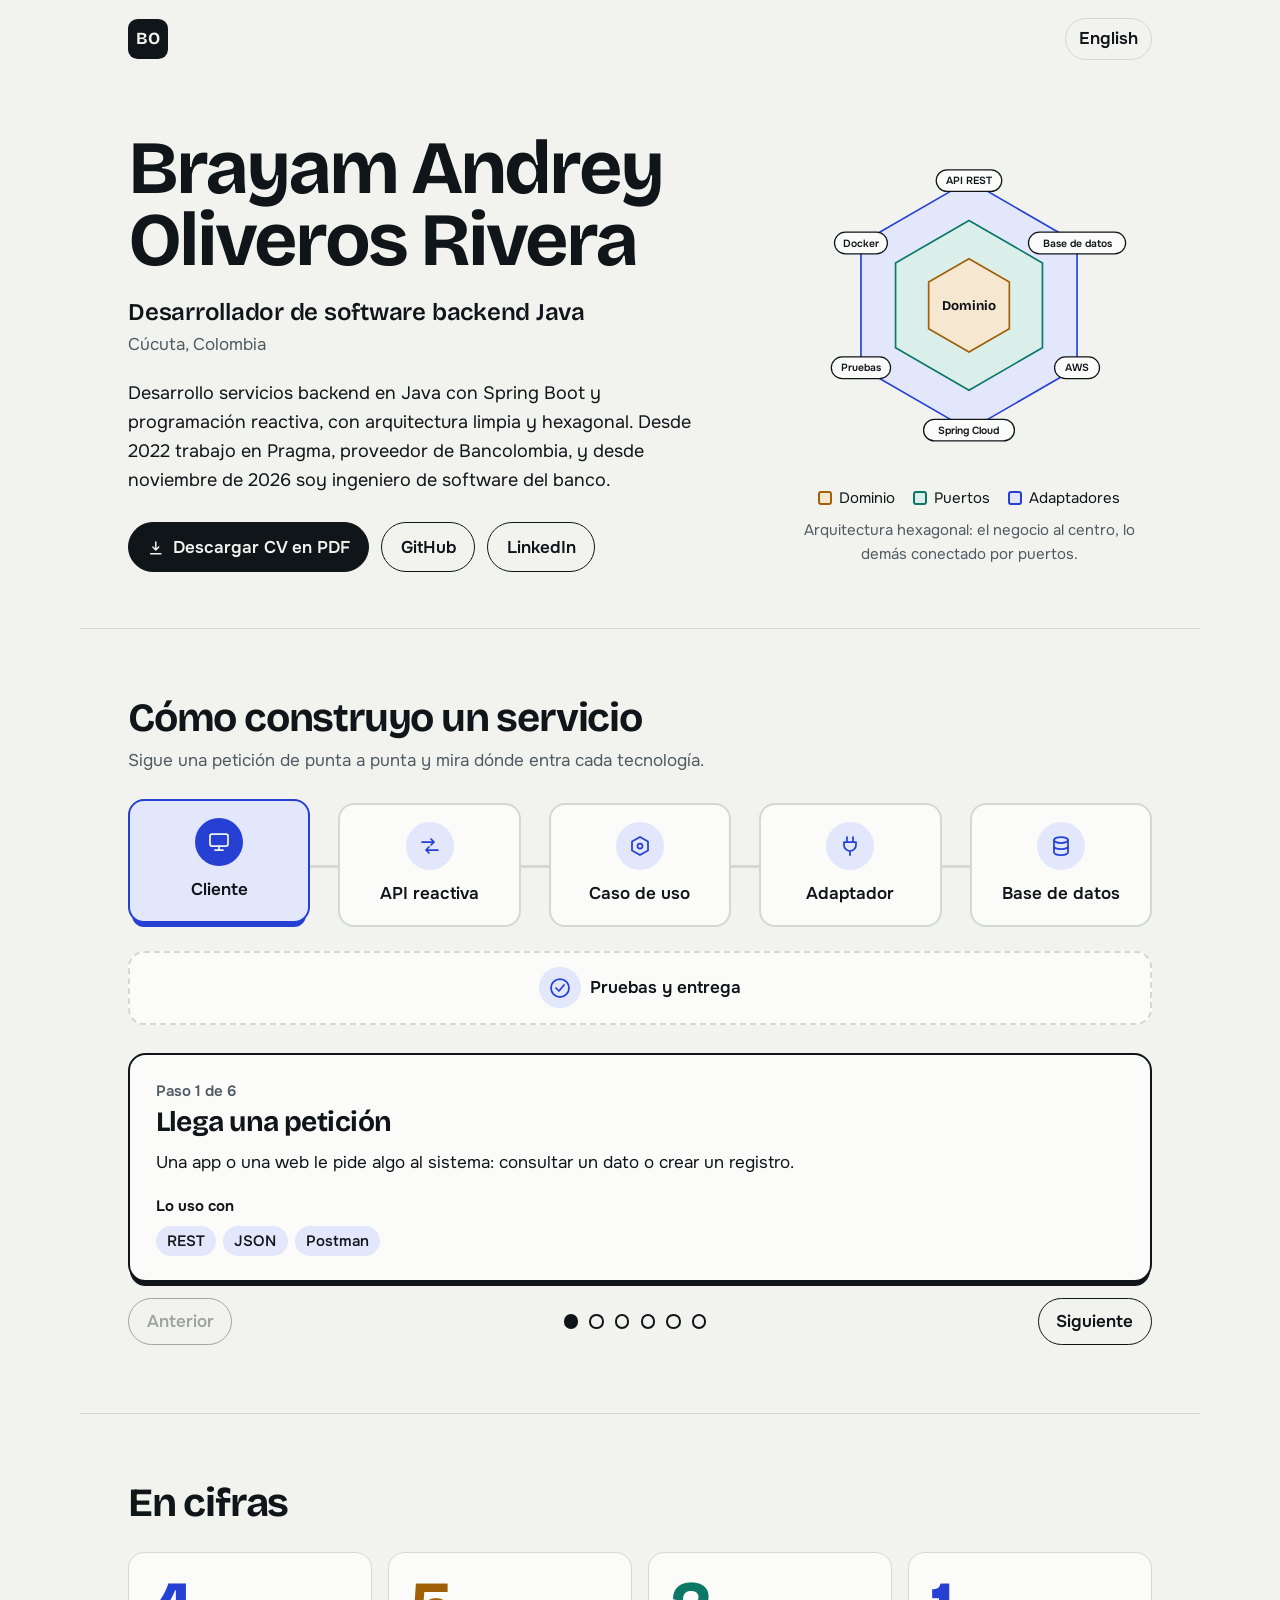
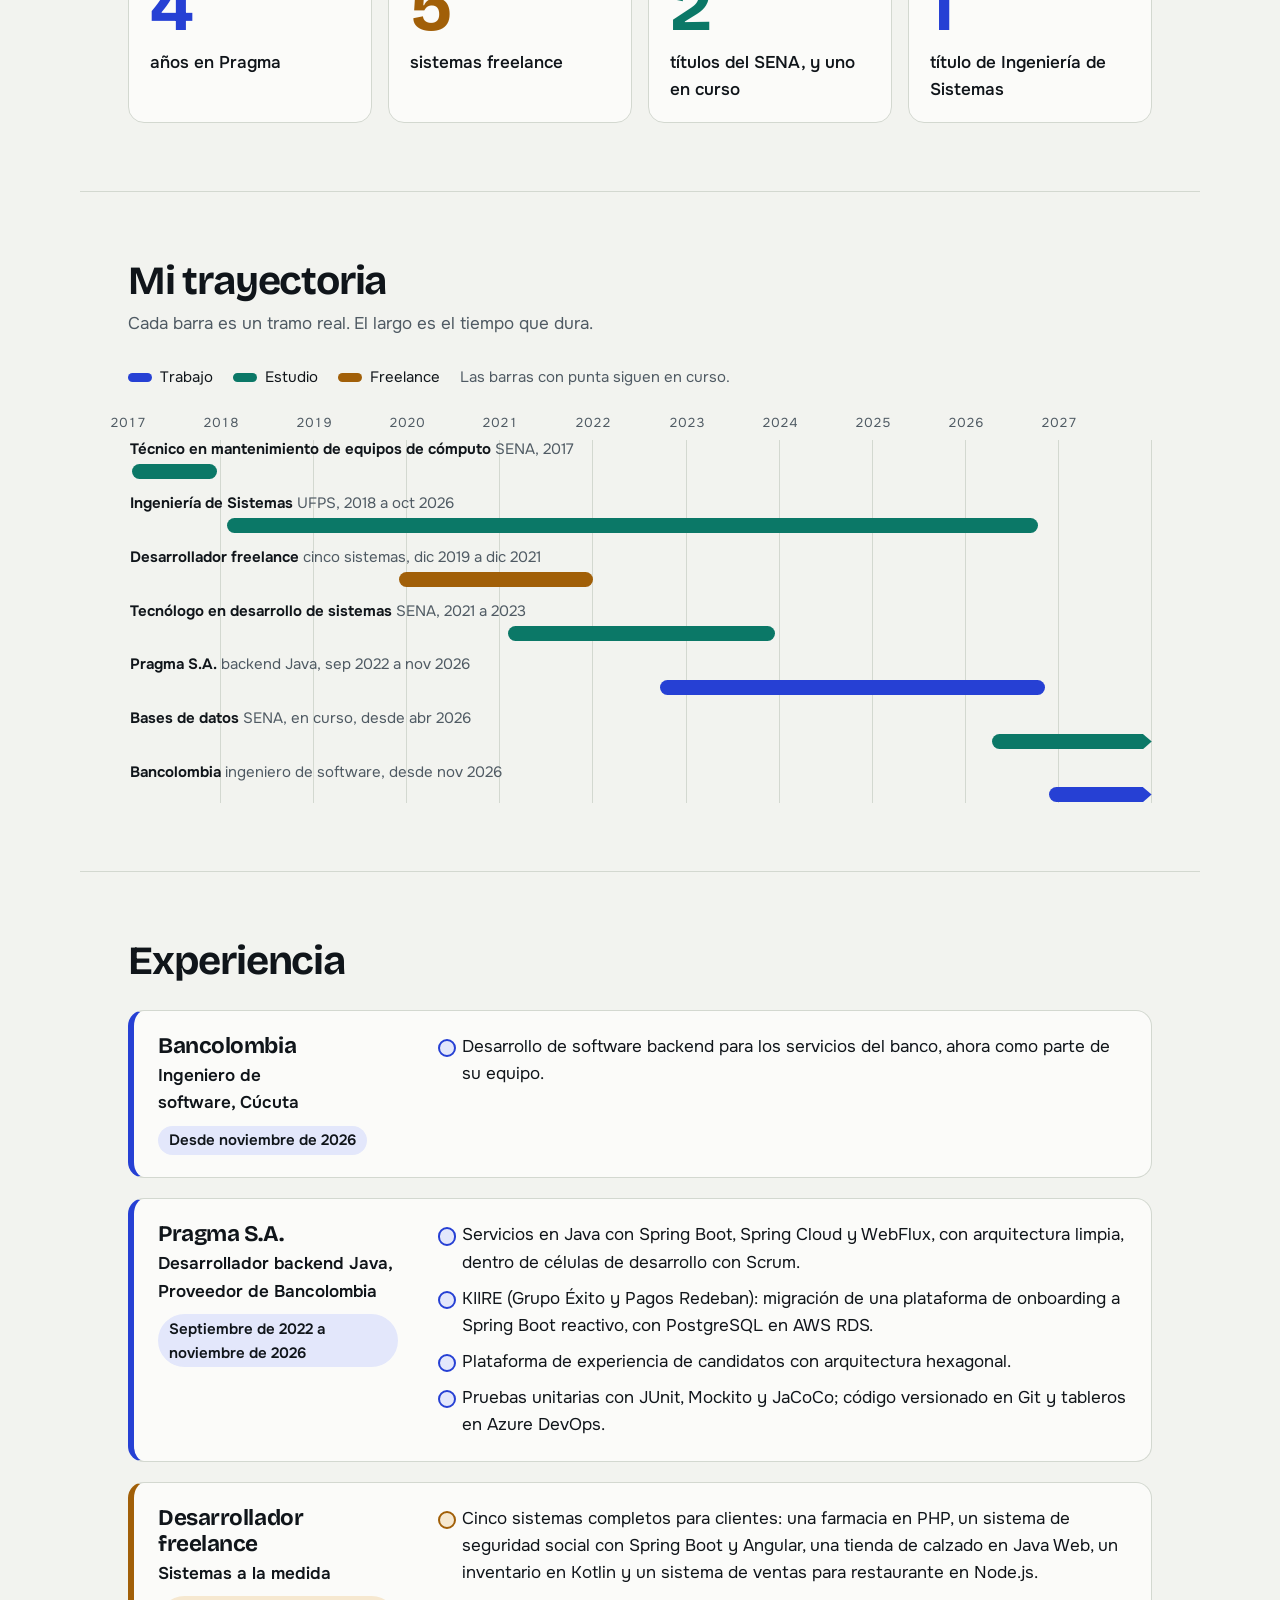
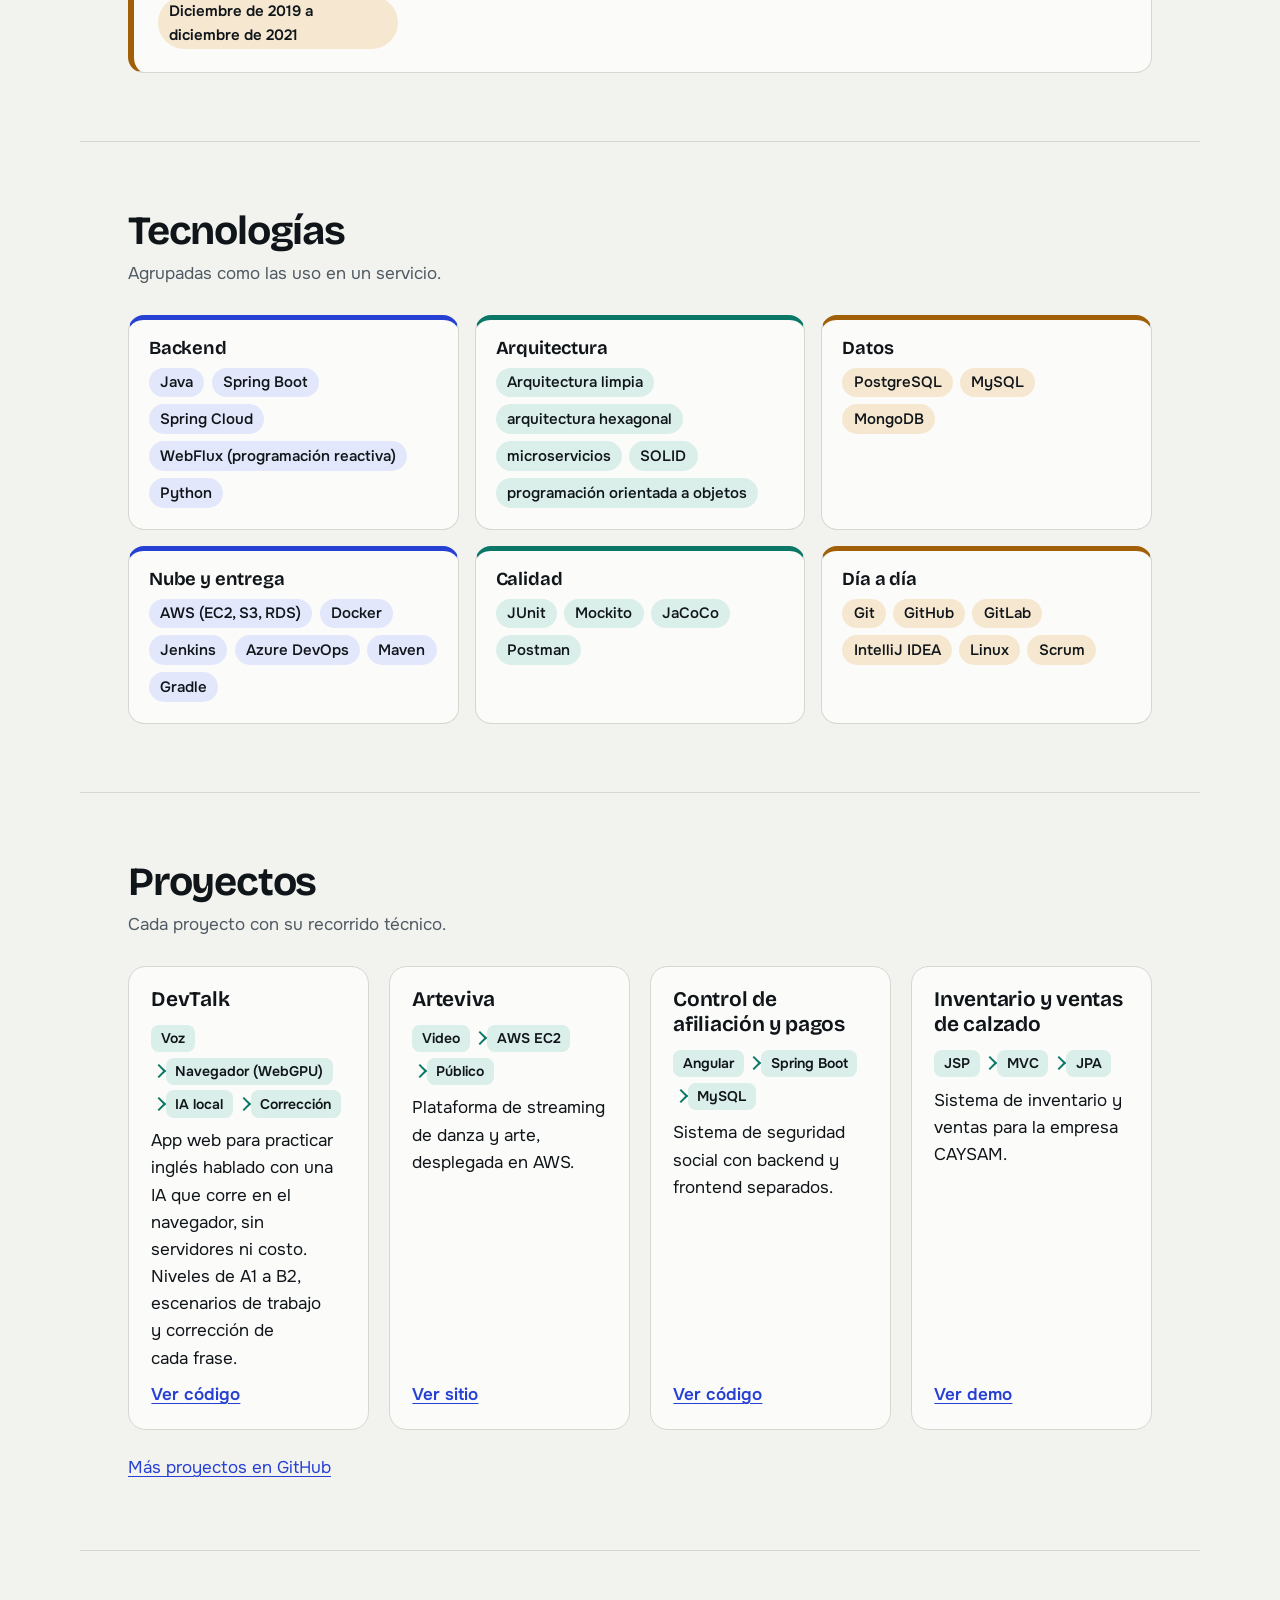
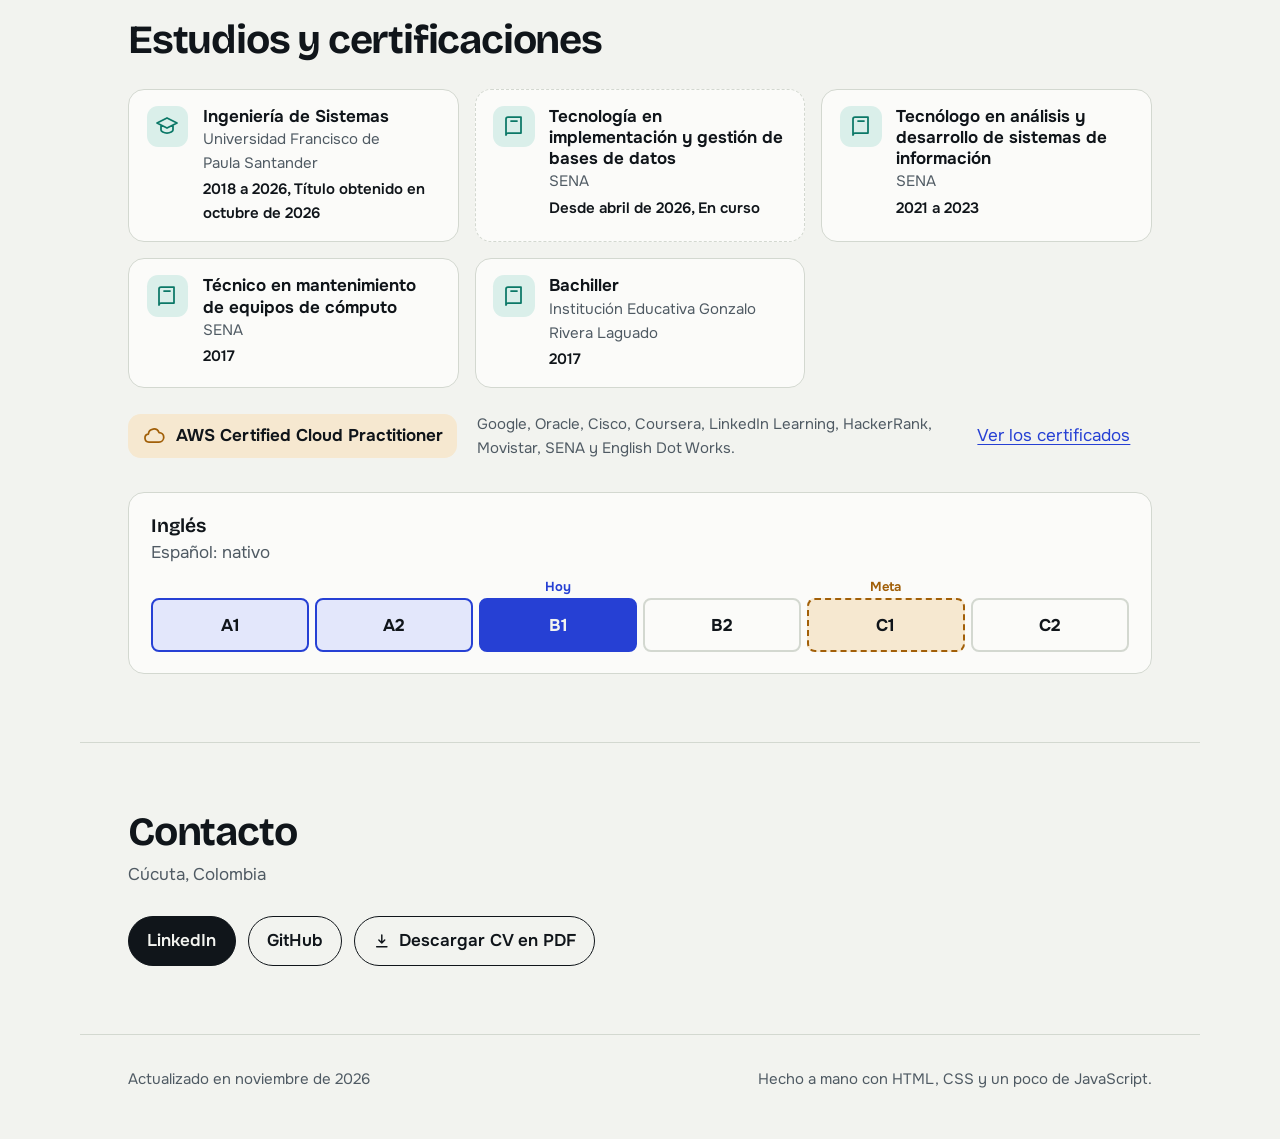
<file: index.html>
<!doctype html>
<html lang="es">
<head>
<meta charset="utf-8">
<meta name="viewport" content="width=device-width,initial-scale=1">
<title>Brayam Oliveros | Desarrollador backend Java</title>
<meta name="description" content="Currículum de Brayam Andrey Oliveros Rivera, ingeniero de software backend con Java y Spring Boot. Cúcuta, Colombia.">
<meta name="color-scheme" content="light dark">
<meta name="theme-color" content="#F2F3EF" media="(prefers-color-scheme: light)">
<meta name="theme-color" content="#0D1115" media="(prefers-color-scheme: dark)">
<meta property="og:title" content="Brayam Oliveros | Desarrollador backend Java">
<meta property="og:description" content="Currículum de Brayam Andrey Oliveros Rivera, ingeniero de software backend con Java y Spring Boot. Cúcuta, Colombia.">
<meta property="og:type" content="profile">
<link rel="icon" href="assets/favicon.svg" type="image/svg+xml">
<link rel="preload" href="assets/fonts/bricolage.woff2" as="font" type="font/woff2" crossorigin>
<link rel="preload" href="assets/fonts/onest.woff2" as="font" type="font/woff2" crossorigin>
<style>@font-face{font-family:"Onest";src:url("assets/fonts/onest.woff2") format("woff2");font-weight:100 900;font-style:normal;font-display:swap}@font-face{font-family:"Bricolage Grotesque";src:url("assets/fonts/bricolage.woff2") format("woff2");font-weight:200 800;font-style:normal;font-display:swap}:root{color-scheme:light dark;--paper:light-dark(#F2F3EF,#0D1115);--card:light-dark(#FBFBF9,#141A20);--ink:light-dark(#10151A,#E9EDF0);--muted:light-dark(#4F5A63,#9DA8B1);--line:light-dark(#D3D8D0,#26303A);--work:light-dark(#2640D4,#8499FF);--study:light-dark(#0B7867,#4FCDB4);--free:light-dark(#A15F08,#EAAE4E);--tint-work:light-dark(#E3E7FB,#1B2347);--tint-study:light-dark(#DAEFEA,#12302B);--tint-free:light-dark(#F6E8D0,#3A2C12);--display:"Bricolage Grotesque","Onest",system-ui,sans-serif;--body:"Onest",system-ui,-apple-system,"Segoe UI",sans-serif;--gutter:clamp(1.25rem,5vw,3rem)}*{box-sizing:border-box}html{-webkit-text-size-adjust:100%;scroll-behavior:smooth}body{margin:0;background:var(--paper);color:var(--ink);font:400 1.0625rem/1.6 var(--body);text-wrap:pretty;-webkit-font-smoothing:antialiased}h1,h2,h3,p,ul,ol,dl,dd,figure{margin:0;padding:0}ul,ol{list-style:none}a{color:var(--work);text-underline-offset:.18em}:focus-visible{outline:3px solid var(--work);outline-offset:3px;border-radius:4px}.skip{position:absolute;left:-999px;top:.5rem;background:var(--ink);color:var(--paper);padding:.5rem 1rem;border-radius:6px;z-index:10}.skip:focus{left:.5rem}.wrap{max-width:70rem;margin-inline:auto;padding-inline:var(--gutter)}.kind-work{--c:var(--work);--t:var(--tint-work)}.kind-study{--c:var(--study);--t:var(--tint-study)}.kind-free{--c:var(--free);--t:var(--tint-free)}.ic{inline-size:1.5rem;block-size:1.5rem;fill:none;stroke:currentColor;stroke-width:1.75;stroke-linecap:round;stroke-linejoin:round}.bar{display:flex;align-items:center;justify-content:space-between;padding-block:1.1rem}.mark{display:grid;place-items:center;inline-size:2.5rem;block-size:2.5rem;border-radius:.6rem;background:var(--ink);color:var(--paper);font:700 1.0625rem/1 var(--display);text-decoration:none;letter-spacing:-.02em}.lang{color:var(--ink);text-decoration:none;font-weight:600;padding:.4rem .8rem;border:1.5px solid var(--line);border-radius:999px}.lang:hover{border-color:var(--ink)}.hero{display:grid;gap:2rem 3rem;grid-template-columns:minmax(0,1.25fr) minmax(0,.75fr);align-items:center;padding-block:clamp(1.5rem,5vw,3.5rem) clamp(2rem,5vw,3.5rem)}.hero h1{font:700 clamp(2.7rem,1rem + 5.4vw,4.7rem)/.95 var(--display);letter-spacing:-.04em;text-wrap:balance;font-variation-settings:"opsz" 96}.hero h1 span{display:block}.role{margin-top:1.3rem;font:600 clamp(1.15rem,1rem + .8vw,1.5rem)/1.3 var(--display);letter-spacing:-.01em}.place{color:var(--muted);margin-top:.2rem}.summary{margin-top:1.3rem;max-inline-size:36rem;font-size:1.125rem}.actions{display:flex;flex-wrap:wrap;gap:.75rem;margin-top:1.75rem}.btn{display:inline-flex;align-items:center;gap:.5rem;padding:.65rem 1.15rem;border-radius:999px;border:1.5px solid var(--ink);color:var(--ink);text-decoration:none;font-weight:600}.btn:hover{background:var(--ink);color:var(--paper)}.btn.main{background:var(--ink);color:var(--paper)}.btn.main:hover{background:transparent;color:var(--ink)}.btn svg{inline-size:1.1rem;block-size:1.1rem}.art{margin:0}.art svg{display:block;inline-size:100%;block-size:auto;overflow:visible}.art figcaption{color:var(--muted);font-size:.9375rem;margin-top:.5rem;text-align:center}.hex-out{fill:var(--tint-work);stroke:var(--work)}.hex-mid{fill:var(--tint-study);stroke:var(--study)}.hex-in{fill:var(--tint-free);stroke:var(--free)}.hex-out,.hex-mid,.hex-in{stroke-width:2}.hex-core{font:700 16px var(--display);fill:var(--ink);text-anchor:middle}.pill rect{fill:var(--card);stroke:var(--ink);stroke-width:1.5}.pill text{font:600 12.5px var(--body);fill:var(--ink);text-anchor:middle}.legend{display:flex;flex-wrap:wrap;justify-content:center;gap:.4rem 1.1rem;margin-top:.9rem;font-size:.9375rem}.legend li{display:flex;align-items:center;gap:.45rem}.legend i{inline-size:.9rem;block-size:.9rem;border-radius:3px;border:2px solid var(--c);background:var(--t)}.ring-in{animation:pulse 3.2s ease-in-out infinite;transform-origin:center;transform-box:fill-box}@keyframes pulse{50%{transform:scale(1.05)}}.block{padding-block:clamp(2.5rem,6vw,4.25rem);border-top:1px solid var(--line)}.sec-head{margin-bottom:1.75rem}h2{font:700 clamp(1.7rem,1.2rem + 1.7vw,2.5rem)/1.05 var(--display);letter-spacing:-.03em}.intro{color:var(--muted);margin-top:.5rem;max-inline-size:36rem}.nodes{display:grid;grid-template-columns:repeat(5,minmax(0,1fr));gap:1.75rem}.nodes>li{position:relative}.nodes>li:not(:last-child)::after{content:"";position:absolute;left:100%;top:50%;inline-size:1.75rem;border-top:3px solid var(--line);transition:border-color .3s}.nodes>li.done:not(:last-child)::after{border-color:var(--work)}.node{display:flex;flex-direction:column;align-items:center;gap:.6rem;inline-size:100%;padding:1.1rem .6rem;background:var(--card);color:var(--ink);border:2px solid var(--line);border-radius:1rem;font:inherit;font-weight:600;text-align:center;cursor:pointer;transition:border-color .25s,background .25s,transform .25s}.node .ci{display:grid;place-items:center;inline-size:3rem;block-size:3rem;border-radius:50%;background:var(--tint-work);color:var(--work);transition:background .25s,color .25s}.node:hover{border-color:var(--work)}.node.done{border-color:var(--work)}.node.done .ci{background:var(--work);color:var(--paper)}.node.on{border-color:var(--work);background:var(--tint-work);transform:translateY(-4px);box-shadow:0 8px 0 -4px var(--work)}.node.on .ci{background:var(--work);color:var(--paper)}.band{margin-top:1.5rem;flex-direction:row;justify-content:center;border-style:dashed;padding:.9rem 1.2rem}.band .ci{inline-size:2.6rem;block-size:2.6rem;flex:none}.stepper{margin-top:1.75rem;display:grid;gap:1rem}.step{padding:1.5rem 1.6rem;background:var(--card);border:2px solid var(--ink);border-radius:1.1rem;box-shadow:0 6px 0 -2px var(--ink);animation:pop .3s ease-out}@keyframes pop{from{opacity:.3;transform:translateY(6px)}}.step .count{color:var(--muted);font-size:.9375rem;font-weight:600}.step h3{font:700 clamp(1.3rem,1.1rem + .9vw,1.75rem)/1.15 var(--display);letter-spacing:-.02em;margin-top:.2rem}.step p.what{margin-top:.7rem;max-inline-size:44rem}.uses-h{margin-top:1.1rem;font-weight:650;font-size:.9375rem}.chips{display:flex;flex-wrap:wrap;gap:.45rem;margin-top:.5rem}.chips li{padding:.18rem .7rem;border-radius:999px;background:var(--tint-work);color:var(--ink);font-size:.9375rem;font-weight:550}.real{margin-top:1.1rem;padding:.7rem 1rem;border-inline-start:4px solid var(--free);background:var(--tint-free);border-radius:0 .6rem .6rem 0;max-inline-size:44rem}.real b{font-weight:700}.ctrl{display:none;align-items:center;gap:.9rem}.js .ctrl{display:flex}.js .step[hidden]{display:none}.dots{display:flex;gap:.1rem;margin-inline:auto}.dots button{position:relative;inline-size:1.5rem;block-size:1.5rem;padding:0;border:0;background:transparent;cursor:pointer}.dots button::before{content:"";position:absolute;inset:.3rem;border-radius:50%;border:2px solid var(--ink)}.dots button[aria-current=step]::before{background:var(--ink)}.cbtn{padding:.55rem 1.1rem;border-radius:999px;border:1.5px solid var(--ink);background:transparent;color:var(--ink);font:inherit;font-weight:600;cursor:pointer}.cbtn:hover:not(:disabled){background:var(--ink);color:var(--paper)}.cbtn:disabled{opacity:.35;cursor:default}.steps{display:grid;gap:1rem}.stats{display:grid;gap:1rem;grid-template-columns:repeat(auto-fit,minmax(12rem,1fr))}.stat{padding:1.2rem 1.3rem;background:var(--card);border:1.5px solid var(--line);border-radius:1rem}.stat b{display:block;font:700 clamp(3rem,2rem + 3vw,4.5rem)/1 var(--display);letter-spacing:-.05em;color:var(--work)}.stat:nth-child(2) b{color:var(--free)}.stat:nth-child(3) b{color:var(--study)}.stat span{display:block;margin-top:.4rem;font-weight:550}.tlegend{display:flex;flex-wrap:wrap;gap:.4rem 1.25rem;margin-bottom:1.5rem;font-size:.9375rem}.tlegend li{display:flex;align-items:center;gap:.5rem}.tlegend i{inline-size:1.5rem;block-size:.6rem;border-radius:999px;background:var(--c)}.tlegend .note{color:var(--muted)}.years{position:relative;block-size:1.4rem;margin-bottom:.25rem;color:var(--muted);font-size:.8125rem;font-variant-numeric:tabular-nums}.years span{position:absolute;inset-block-start:0;left:var(--x);translate:-50% 0}.rows{position:relative;display:grid;gap:.9rem;background:repeating-linear-gradient(to right,transparent 0,transparent calc(100%/var(--n) - 1px),var(--line) calc(100%/var(--n) - 1px),var(--line) calc(100%/var(--n)))}.row{display:grid;gap:.3rem}.row .what{font-size:.9375rem;line-height:1.3;padding-inline:.15rem}.row .what b{font-weight:650}.row .what span{color:var(--muted)}.lane{position:relative;block-size:.95rem}.span-bar{position:absolute;inset-block:0;left:var(--s);inline-size:max(var(--w),.9%);background:var(--c);border-radius:999px;transform-origin:left center;animation:draw .8s cubic-bezier(.2,.75,.2,1) both;animation-delay:calc(var(--i)*90ms + 150ms)}.span-bar.open{border-radius:999px 0 0 999px;clip-path:polygon(0 0,calc(100% - .55rem) 0,100% 50%,calc(100% - .55rem) 100%,0 100%)}@keyframes draw{from{transform:scaleX(0)}to{transform:scaleX(1)}}.jobs{display:grid;gap:1.25rem}.job{display:grid;gap:.8rem 2.5rem;grid-template-columns:minmax(0,15rem) minmax(0,1fr);padding:1.4rem 1.5rem;background:var(--card);border:1.5px solid var(--line);border-inline-start:6px solid var(--c);border-radius:1rem}.job h3{font:700 1.4rem/1.15 var(--display);letter-spacing:-.02em}.jrole{font-weight:600;margin-top:.2rem}.jwhen{display:inline-block;margin-top:.6rem;padding:.15rem .7rem;border-radius:999px;background:var(--t);font-size:.9375rem;font-weight:600}.jpts{display:grid;gap:.55rem;align-content:start}.jpts li{position:relative;padding-inline-start:1.5rem}.jpts li::before{content:"";position:absolute;left:0;top:.35em;inline-size:.9rem;block-size:.9rem;border-radius:50%;background:var(--t);border:2px solid var(--c)}.layers{display:grid;gap:1rem;grid-template-columns:repeat(auto-fit,minmax(min(100%,20rem),1fr))}.layer{padding:1.1rem 1.25rem 1.3rem;background:var(--card);border:1.5px solid var(--line);border-radius:1rem;border-top:5px solid var(--c)}.layer h3{font:650 1.15rem/1.2 var(--display);letter-spacing:-.01em}.layer .chips li{background:var(--t)}.l0{--c:var(--work);--t:var(--tint-work)}.l1{--c:var(--study);--t:var(--tint-study)}.l2{--c:var(--free);--t:var(--tint-free)}.projects{display:grid;gap:1.25rem;grid-template-columns:repeat(auto-fit,minmax(min(100%,14.5rem),1fr))}.project{display:flex;flex-direction:column;gap:.6rem;padding:1.3rem 1.4rem;background:var(--card);border:1.5px solid var(--line);border-radius:1.1rem}.project h3{font:650 1.3rem/1.2 var(--display);letter-spacing:-.015em}.project p.txt{flex:1}.project a{font-weight:600;align-self:flex-start}.flow{display:flex;flex-wrap:wrap;align-items:center;gap:.35rem .2rem;margin-top:.15rem}.flow li{display:flex;align-items:center;padding:.15rem .6rem;border-radius:.5rem;background:var(--tint-study);font-size:.875rem;font-weight:600}.flow li+li{margin-inline-start:.9rem;position:relative}.flow li+li::before{content:"";position:absolute;left:-.75rem;top:50%;inline-size:.5rem;block-size:.5rem;border-top:2px solid var(--study);border-right:2px solid var(--study);transform:translateY(-50%) rotate(45deg)}.more{margin-top:1.5rem}.edu{display:grid;gap:1rem;grid-template-columns:repeat(auto-fit,minmax(min(100%,17rem),1fr))}.deg{display:flex;gap:.9rem;padding:1rem 1.1rem;background:var(--card);border:1.5px solid var(--line);border-radius:1rem}.deg .ci{flex:none;display:grid;place-items:center;inline-size:2.6rem;block-size:2.6rem;border-radius:.7rem;background:var(--t);color:var(--c)}.deg b{display:block;font-weight:650;line-height:1.25}.deg span{display:block;color:var(--muted);font-size:.9375rem}.deg .when{color:var(--ink);font-weight:600;margin-top:.15rem}.deg.ongoing{border-style:dashed}.en{margin-top:2rem;padding:1.3rem 1.4rem;background:var(--card);border:1.5px solid var(--line);border-radius:1rem}.en h3{font:650 1.2rem/1.2 var(--display)}.en p{color:var(--muted);margin-top:.15rem}.scale{display:grid;grid-template-columns:repeat(6,1fr);gap:.4rem;margin-top:2rem}.scale li{position:relative;padding:.7rem 0;text-align:center;font-weight:700;border-radius:.5rem;border:2px solid var(--line)}.scale li.reached{background:var(--tint-work);border-color:var(--work)}.scale li.now{background:var(--work);color:var(--paper);border-color:var(--work)}.scale li.goal{border:2px dashed var(--free);background:var(--tint-free)}.scale small{position:absolute;left:50%;top:-1.45rem;translate:-50% 0;font-size:.8125rem;font-weight:650;white-space:nowrap}.scale .now small{color:var(--work)}.scale .goal small{color:var(--free)}.cnote{color:var(--muted);font-size:.9375rem;max-inline-size:30rem}.certs{margin-top:1.5rem;display:flex;flex-wrap:wrap;gap:.75rem 1.25rem;align-items:center}.cert{display:inline-flex;align-items:center;gap:.6rem;padding:.55rem .9rem;border-radius:.8rem;background:var(--tint-free);font-weight:650}.cert .ic{color:var(--free)}.foot{padding-block:2rem 3rem;border-top:1px solid var(--line);color:var(--muted);font-size:.9375rem;display:flex;flex-wrap:wrap;gap:.5rem 2rem;justify-content:space-between}.print-cv{display:none}@media (max-width:56rem){.job{grid-template-columns:1fr}.hero{grid-template-columns:1fr}.art{max-inline-size:26rem}.nodes{grid-template-columns:1fr;gap:1.4rem}.nodes>li:not(:last-child)::after{left:50%;top:100%;inline-size:0;block-size:1.4rem;border-top:0;border-left:3px solid var(--line)}.nodes>li.done:not(:last-child)::after{border-left-color:var(--work)}.node{flex-direction:row;justify-content:flex-start;text-align:start;padding:.8rem 1rem}.years span:nth-child(even){display:none}}@media (max-width:30rem){.scale{gap:.25rem}.step{padding:1.2rem 1.1rem}}@media (prefers-reduced-motion:reduce){html{scroll-behavior:auto}.span-bar,.ring-in,.step{animation:none!important}.node,.node .ci,.nodes>li::after{transition:none}}@page{size:A4;margin:13mm 15mm}@media print{:root{color-scheme:light}html,body{background:#fff;color:#000}body{font-size:9.6pt;line-height:1.38}a{color:#000;text-decoration:none}.screen-only{display:none!important}.print-cv{display:block}.print-cv h1{font:700 24pt/1 var(--display);letter-spacing:-.02em}.print-cv .role{font:600 12pt/1.3 var(--display);margin-top:.35rem}.print-cv .place{color:#000;margin-top:0}.print-cv .summary{font-size:10pt;margin-top:.45rem;max-inline-size:none}.print-cv .contact{margin-top:.4rem;font-size:9pt}.print-cv section{padding-block:.8rem 0;margin-top:.8rem;border-top:.6pt solid #999}.print-cv h2{font:700 12pt/1.1 var(--display);margin-bottom:.35rem}.print-cv h3{font:650 10.5pt/1.25 var(--display)}.print-cv h3 span{font-weight:500}.print-cv h3 span::before{content:" | "}.entry{display:grid;grid-template-columns:36mm 1fr;gap:.1rem 1.2rem;padding-block:.45rem;break-inside:avoid}.entry+.entry{border-top:.6pt dashed #999}.entry ul{margin-top:.2rem;display:grid;gap:.15rem}.entry li{position:relative;padding-inline-start:1.1rem}.entry li::before{content:"";position:absolute;left:0;top:.62em;inline-size:.28rem;block-size:.28rem;background:#000}.skills div{display:grid;grid-template-columns:36mm 1fr;gap:.1rem 1.2rem;padding-block:.25rem}.skills dt{font-weight:650}.prj{padding:.4rem 0;border-top:.6pt dashed #999;break-inside:avoid}.prj:first-of-type{border-top:0}.prj h3{display:inline}.prj .stack{display:inline;margin-left:.4rem}.edu-p li{display:grid;grid-template-columns:36mm 1fr;gap:.1rem 1.2rem;padding-block:.3rem;break-inside:avoid}.edu-p b{font-weight:650}.edu-p .org{display:block}.two{display:grid;grid-template-columns:1fr 1fr;gap:.4rem 2rem}.two li{padding-block:.25rem}.two b{font-weight:650}.two span{display:block}.print-cv .upd{margin-top:.8rem;padding-top:.5rem;border-top:.6pt solid #999;font-size:8pt}}</style>
<script type="application/ld+json">{"@context":"https://schema.org","@type":"Person","name":"Brayam Andrey Oliveros Rivera","jobTitle":"Desarrollador de software backend Java","address":{"@type":"PostalAddress","addressLocality":"Cúcuta","addressCountry":"CO"},"alumniOf":{"@type":"CollegeOrUniversity","name":"Universidad Francisco de Paula Santander"},"sameAs":["https://github.com/AndreyRivera13","https://www.linkedin.com/in/brayam-andrey-oliveros-rivera-00a514200/"]}</script>
</head>
<body id="top">
<div class="screen-only">
<a class="skip" href="#contenido">Saltar al contenido</a>
<header class="wrap bar">
<a class="mark" href="#top" aria-label="BO, Brayam Oliveros">BO</a>
<a class="lang" href="en/" hreflang="en" lang="en" title="Read this CV in English">English</a>
</header>
<main id="contenido">
<section class="wrap hero" aria-labelledby="nombre">
<div>
<h1 id="nombre"><span>Brayam Andrey</span> <span>Oliveros Rivera</span></h1>
<p class="role">Desarrollador de software backend Java</p>
<p class="place">Cúcuta, Colombia</p>
<p class="summary">Desarrollo servicios backend en Java con Spring Boot y programación reactiva, con arquitectura limpia y hexagonal. Desde 2022 trabajo en Pragma, proveedor de Bancolombia, y desde noviembre de 2026 soy ingeniero de software del banco.</p>
<div class="actions">
<a class="btn main" href="Brayam-Oliveros-CV-es.pdf" download><svg viewBox="0 0 24 24" fill="none" stroke="currentColor" stroke-width="2" stroke-linecap="round" stroke-linejoin="round" aria-hidden="true"><path d="M12 4v11m0 0-4-4m4 4 4-4M5 20h14"/></svg>Descargar CV en PDF</a>
<a class="btn" href="https://github.com/AndreyRivera13" rel="me noopener">GitHub</a>
<a class="btn" href="https://www.linkedin.com/in/brayam-andrey-oliveros-rivera-00a514200/" rel="me noopener">LinkedIn</a>

</div>
</div>
<figure class="art">
<svg viewBox="0 0 440 400" role="img" aria-label="Arquitectura hexagonal: el negocio al centro, lo demás conectado por puertos.">
<polygon class="hex-out" points="220.0,50.0 349.9,125.0 349.9,275.0 220.0,350.0 90.1,275.0 90.1,125.0"/>
<polygon class="hex-mid" points="220.0,98.0 308.3,149.0 308.3,251.0 220.0,302.0 131.7,251.0 131.7,149.0"/>
<g class="ring-in"><polygon class="hex-in" points="220.0,144.0 268.5,172.0 268.5,228.0 220.0,256.0 171.5,228.0 171.5,172.0"/></g>
<text class="hex-core" x="220" y="205">Dominio</text>
<g class="pill"><rect x="180.6" y="37.0" width="78.8" height="26" rx="13"/><text x="220.0" y="54.5">API REST</text></g><g class="pill"><rect x="291.5" y="112.0" width="116.8" height="26" rx="13"/><text x="349.9" y="129.5">Base de datos</text></g><g class="pill"><rect x="322.9" y="262.0" width="54.0" height="26" rx="13"/><text x="349.9" y="279.5">AWS</text></g><g class="pill"><rect x="165.4" y="337.0" width="109.2" height="26" rx="13"/><text x="220.0" y="354.5">Spring Cloud</text></g><g class="pill"><rect x="54.5" y="262.0" width="71.2" height="26" rx="13"/><text x="90.1" y="279.5">Pruebas</text></g><g class="pill"><rect x="58.3" y="112.0" width="63.6" height="26" rx="13"/><text x="90.1" y="129.5">Docker</text></g>
</svg>
<ul class="legend"><li class="kind-free"><i></i>Dominio</li><li class="kind-study"><i></i>Puertos</li><li class="kind-work"><i></i>Adaptadores</li></ul>
<figcaption>Arquitectura hexagonal: el negocio al centro, lo demás conectado por puertos.</figcaption>
</figure>
</section>

<section class="wrap block" id="servicio" aria-labelledby="h-flow">
<div class="sec-head"><h2 id="h-flow">Cómo construyo un servicio</h2><p class="intro">Sigue una petición de punta a punta y mira dónde entra cada tecnología.</p></div>
<div class="flowbox" data-steps="6">
<ol class="nodes">
<li><button type="button" class="node" data-step="0">
<span class="ci"><svg class="ic" viewBox="0 0 24 24" aria-hidden="true" focusable="false"><rect x="3" y="4" width="18" height="12" rx="2"/><path d="M8 20h8M12 16v4"/></svg></span><span>Cliente</span></button></li>
<li><button type="button" class="node" data-step="1">
<span class="ci"><svg class="ic" viewBox="0 0 24 24" aria-hidden="true" focusable="false"><path d="M4 8h12m0 0-3-3m3 3-3 3M20 16H8m0 0 3-3m-3 3 3 3"/></svg></span><span>API reactiva</span></button></li>
<li><button type="button" class="node" data-step="2">
<span class="ci"><svg class="ic" viewBox="0 0 24 24" aria-hidden="true" focusable="false"><path d="M12 3l8 4.5v9L12 21l-8-4.5v-9z"/><circle cx="12" cy="12" r="2.5"/></svg></span><span>Caso de uso</span></button></li>
<li><button type="button" class="node" data-step="3">
<span class="ci"><svg class="ic" viewBox="0 0 24 24" aria-hidden="true" focusable="false"><path d="M9 3v5M15 3v5M6 8h12v3a6 6 0 0 1-12 0zM12 17v4"/></svg></span><span>Adaptador</span></button></li>
<li><button type="button" class="node" data-step="4">
<span class="ci"><svg class="ic" viewBox="0 0 24 24" aria-hidden="true" focusable="false"><ellipse cx="12" cy="6" rx="7" ry="3"/><path d="M5 6v12c0 1.7 3.1 3 7 3s7-1.3 7-3V6M5 12c0 1.7 3.1 3 7 3s7-1.3 7-3"/></svg></span><span>Base de datos</span></button></li>
</ol>
<button type="button" class="node band" data-step="5"><span class="ci"><svg class="ic" viewBox="0 0 24 24" aria-hidden="true" focusable="false"><circle cx="12" cy="12" r="9"/><path d="M8 12l3 3 5-6"/></svg></span><span>Pruebas y entrega</span></button>
<div class="stepper" aria-live="polite">
<div class="steps">
<article class="step" id="paso-1" data-step="0">
<p class="count">Paso 1 de 6</p>
<h3>Llega una petición</h3>
<p class="what">Una app o una web le pide algo al sistema: consultar un dato o crear un registro.</p>
<p class="uses-h">Lo uso con</p>
<ul class="chips"><li>REST</li><li>JSON</li><li>Postman</li></ul>

</article>
<article class="step" id="paso-2" data-step="1">
<p class="count">Paso 2 de 6</p>
<h3>La API la recibe sin bloquearse</h3>
<p class="what">Con WebFlux, un servicio atiende muchas peticiones a la vez sin dejar un hilo esperando cada respuesta.</p>
<p class="uses-h">Lo uso con</p>
<ul class="chips"><li>Spring Boot</li><li>WebFlux</li></ul>
<p class="real"><b>Caso real.</b> La migración de la plataforma de onboarding de KIIRE a Spring Boot reactivo.</p>
</article>
<article class="step" id="paso-3" data-step="2">
<p class="count">Paso 3 de 6</p>
<h3>El caso de uso decide</h3>
<p class="what">La lógica del negocio vive en el centro y no depende de frameworks ni de la base de datos. Así se cambia una pieza sin romper el resto.</p>
<p class="uses-h">Lo uso con</p>
<ul class="chips"><li>Arquitectura limpia</li><li>Hexagonal</li><li>SOLID</li></ul>
<p class="real"><b>Caso real.</b> La plataforma de experiencia de candidatos, con arquitectura hexagonal.</p>
</article>
<article class="step" id="paso-4" data-step="3">
<p class="count">Paso 4 de 6</p>
<h3>El adaptador traduce</h3>
<p class="what">Convierte lo que entiende el dominio en lo que entiende cada sistema externo, y al revés.</p>
<p class="uses-h">Lo uso con</p>
<ul class="chips"><li>Spring Cloud</li><li>Microservicios</li></ul>

</article>
<article class="step" id="paso-5" data-step="4">
<p class="count">Paso 5 de 6</p>
<h3>Los datos quedan guardados</h3>
<p class="what">La información se guarda en una base de datos. Yo trabajo con relacionales y con documentos.</p>
<p class="uses-h">Lo uso con</p>
<ul class="chips"><li>PostgreSQL</li><li>MySQL</li><li>MongoDB</li></ul>
<p class="real"><b>Caso real.</b> KIIRE guarda sus datos en PostgreSQL sobre AWS RDS.</p>
</article>
<article class="step" id="paso-6" data-step="5">
<p class="count">Paso 6 de 6</p>
<h3>Antes de salir, todo se prueba</h3>
<p class="what">Pruebas unitarias, medición de cobertura y un pipeline que empaqueta y despliega.</p>
<p class="uses-h">Lo uso con</p>
<ul class="chips"><li>JUnit</li><li>Mockito</li><li>JaCoCo</li><li>Git</li><li>Jenkins</li><li>Azure DevOps</li><li>Docker</li><li>AWS</li></ul>

</article>
</div>
<div class="ctrl"><button type="button" class="cbtn" data-dir="-1">Anterior</button><div class="dots"><button type="button" data-step="0" aria-label="Paso 1 de 6"></button><button type="button" data-step="1" aria-label="Paso 2 de 6"></button><button type="button" data-step="2" aria-label="Paso 3 de 6"></button><button type="button" data-step="3" aria-label="Paso 4 de 6"></button><button type="button" data-step="4" aria-label="Paso 5 de 6"></button><button type="button" data-step="5" aria-label="Paso 6 de 6"></button></div><button type="button" class="cbtn" data-dir="1">Siguiente</button></div>
</div>
</div>
</section>

<section class="wrap block" id="cifras" aria-labelledby="h-stats">
<div class="sec-head"><h2 id="h-stats">En cifras</h2></div>
<ul class="stats">
<li class="stat"><b>4</b><span>años en Pragma</span></li>
<li class="stat"><b>5</b><span>sistemas freelance</span></li>
<li class="stat"><b>2</b><span>títulos del SENA, y uno en curso</span></li>
<li class="stat"><b>1</b><span>título de Ingeniería de Sistemas</span></li>
</ul>
</section>

<section class="wrap block" id="trayectoria" aria-labelledby="h-trace">
<div class="sec-head"><h2 id="h-trace">Mi trayectoria</h2><p class="intro">Cada barra es un tramo real. El largo es el tiempo que dura.</p></div>
<ul class="tlegend"><li class="kind-work"><i></i>Trabajo</li><li class="kind-study"><i></i>Estudio</li><li class="kind-free"><i></i>Freelance</li><li class="note">Las barras con punta siguen en curso.</li></ul>
<div class="years" aria-hidden="true"><span style="--x:0.00%">2017</span><span style="--x:9.09%">2018</span><span style="--x:18.18%">2019</span><span style="--x:27.27%">2020</span><span style="--x:36.36%">2021</span><span style="--x:45.45%">2022</span><span style="--x:54.55%">2023</span><span style="--x:63.64%">2024</span><span style="--x:72.73%">2025</span><span style="--x:81.82%">2026</span><span style="--x:90.91%">2027</span></div>
<ol class="rows" style="--n:11">
<li class="row kind-study" style="--i:0"><p class="what"><b>Técnico en mantenimiento de equipos de cómputo</b> <span>SENA, 2017</span></p>
<div class="lane" aria-hidden="true"><span class="span-bar" style="--s:0.39%;--w:8.29%"></span></div></li>
<li class="row kind-study" style="--i:1"><p class="what"><b>Ingeniería de Sistemas</b> <span>UFPS, 2018 a oct 2026</span></p>
<div class="lane" aria-hidden="true"><span class="span-bar" style="--s:9.63%;--w:79.18%"></span></div></li>
<li class="row kind-free" style="--i:2"><p class="what"><b>Desarrollador freelance</b> <span>cinco sistemas, dic 2019 a dic 2021</span></p>
<div class="lane" aria-hidden="true"><span class="span-bar" style="--s:26.51%;--w:18.93%"></span></div></li>
<li class="row kind-study" style="--i:3"><p class="what"><b>Tecnólogo en desarrollo de sistemas</b> <span>SENA, 2021 a 2023</span></p>
<div class="lane" aria-hidden="true"><span class="span-bar" style="--s:37.15%;--w:26.08%"></span></div></li>
<li class="row kind-work" style="--i:4"><p class="what"><b>Pragma S.A.</b> <span>backend Java, sep 2022 a nov 2026</span></p>
<div class="lane" aria-hidden="true"><span class="span-bar" style="--s:51.97%;--w:37.63%"></span></div></li>
<li class="row kind-study" style="--i:5"><p class="what"><b>Bases de datos</b> <span>SENA, en curso, desde abr 2026</span></p>
<div class="lane" aria-hidden="true"><span class="span-bar open" style="--s:84.40%;--w:15.60%"></span></div></li>
<li class="row kind-work" style="--i:6"><p class="what"><b>Bancolombia</b> <span>ingeniero de software, desde nov 2026</span></p>
<div class="lane" aria-hidden="true"><span class="span-bar open" style="--s:89.98%;--w:10.02%"></span></div></li>
</ol>
</section>

<section class="wrap block" id="experiencia" aria-labelledby="h-exp">
<div class="sec-head"><h2 id="h-exp">Experiencia</h2></div>
<div class="jobs">
<article class="job kind-work"><div class="jhead"><h3>Bancolombia</h3><p class="jrole">Ingeniero de software, Cúcuta</p><p class="jwhen">Desde noviembre de 2026</p></div>
<ul class="jpts"><li>Desarrollo de software backend para los servicios del banco, ahora como parte de su equipo.</li></ul></article>
<article class="job kind-work"><div class="jhead"><h3>Pragma S.A.</h3><p class="jrole">Desarrollador backend Java, Proveedor de Bancolombia</p><p class="jwhen">Septiembre de 2022 a noviembre de 2026</p></div>
<ul class="jpts"><li>Servicios en Java con Spring Boot, Spring Cloud y WebFlux, con arquitectura limpia, dentro de células de desarrollo con Scrum.</li><li>KIIRE (Grupo Éxito y Pagos Redeban): migración de una plataforma de onboarding a Spring Boot reactivo, con PostgreSQL en AWS RDS.</li><li>Plataforma de experiencia de candidatos con arquitectura hexagonal.</li><li>Pruebas unitarias con JUnit, Mockito y JaCoCo; código versionado en Git y tableros en Azure DevOps.</li></ul></article>
<article class="job kind-free"><div class="jhead"><h3>Desarrollador freelance</h3><p class="jrole">Sistemas a la medida</p><p class="jwhen">Diciembre de 2019 a diciembre de 2021</p></div>
<ul class="jpts"><li>Cinco sistemas completos para clientes: una farmacia en PHP, un sistema de seguridad social con Spring Boot y Angular, una tienda de calzado en Java Web, un inventario en Kotlin y un sistema de ventas para restaurante en Node.js.</li></ul></article>
</div>
</section>

<section class="wrap block" id="tecnologias" aria-labelledby="h-skills">
<div class="sec-head"><h2 id="h-skills">Tecnologías</h2><p class="intro">Agrupadas como las uso en un servicio.</p></div>
<div class="layers">
<section class="layer l0"><h3>Backend</h3>
<ul class="chips"><li>Java</li><li>Spring Boot</li><li>Spring Cloud</li><li>WebFlux (programación reactiva)</li><li>Python</li></ul></section>
<section class="layer l1"><h3>Arquitectura</h3>
<ul class="chips"><li>Arquitectura limpia</li><li>arquitectura hexagonal</li><li>microservicios</li><li>SOLID</li><li>programación orientada a objetos</li></ul></section>
<section class="layer l2"><h3>Datos</h3>
<ul class="chips"><li>PostgreSQL</li><li>MySQL</li><li>MongoDB</li></ul></section>
<section class="layer l0"><h3>Nube y entrega</h3>
<ul class="chips"><li>AWS (EC2, S3, RDS)</li><li>Docker</li><li>Jenkins</li><li>Azure DevOps</li><li>Maven</li><li>Gradle</li></ul></section>
<section class="layer l1"><h3>Calidad</h3>
<ul class="chips"><li>JUnit</li><li>Mockito</li><li>JaCoCo</li><li>Postman</li></ul></section>
<section class="layer l2"><h3>Día a día</h3>
<ul class="chips"><li>Git</li><li>GitHub</li><li>GitLab</li><li>IntelliJ IDEA</li><li>Linux</li><li>Scrum</li></ul></section>
</div>
</section>

<section class="wrap block" id="proyectos" aria-labelledby="h-proj">
<div class="sec-head"><h2 id="h-proj">Proyectos</h2><p class="intro">Cada proyecto con su recorrido técnico.</p></div>
<div class="projects">
<article class="project"><h3>DevTalk</h3>
<ul class="flow"><li>Voz</li><li>Navegador (WebGPU)</li><li>IA local</li><li>Corrección</li></ul>
<p class="txt">App web para practicar inglés hablado con una IA que corre en el navegador, sin servidores ni costo. Niveles de A1 a B2, escenarios de trabajo y corrección de cada frase.</p><a href="https://github.com/AndreyRivera13/Dey-English-" rel="noopener">Ver código</a></article>
<article class="project"><h3>Arteviva</h3>
<ul class="flow"><li>Video</li><li>AWS EC2</li><li>Público</li></ul>
<p class="txt">Plataforma de streaming de danza y arte, desplegada en AWS.</p><a href="https://artevivax.com" rel="noopener">Ver sitio</a></article>
<article class="project"><h3>Control de afiliación y pagos</h3>
<ul class="flow"><li>Angular</li><li>Spring Boot</li><li>MySQL</li></ul>
<p class="txt">Sistema de seguridad social con backend y frontend separados.</p><a href="https://github.com/AndreyRi13/seguridad-social-backend" rel="noopener">Ver código</a></article>
<article class="project"><h3>Inventario y ventas de calzado</h3>
<ul class="flow"><li>JSP</li><li>MVC</li><li>JPA</li></ul>
<p class="txt">Sistema de inventario y ventas para la empresa CAYSAM.</p><a href="https://andreyri13.github.io/SistemaVentasWeb/" rel="noopener">Ver demo</a></article>
</div>
<p class="more"><a href="https://github.com/AndreyRivera13" rel="noopener">Más proyectos en GitHub</a></p>
</section>

<section class="wrap block" id="estudios" aria-labelledby="h-edu">
<div class="sec-head"><h2 id="h-edu">Estudios y certificaciones</h2></div>
<ul class="edu">
<li class="deg kind-study"><span class="ci"><svg class="ic" viewBox="0 0 24 24" aria-hidden="true" focusable="false"><path d="M2 9l10-5 10 5-10 5zM6 11.5V16c0 1.2 2.7 3 6 3s6-1.8 6-3v-4.5"/></svg></span>
<div><b>Ingeniería de Sistemas</b><span>Universidad Francisco de Paula Santander</span><span class="when">2018 a 2026, Título obtenido en octubre de 2026</span></div></li>
<li class="deg kind-study ongoing"><span class="ci"><svg class="ic" viewBox="0 0 24 24" aria-hidden="true" focusable="false"><path d="M4 5a2 2 0 0 1 2-2h13v16H6a2 2 0 0 0-2 2zM4 19V5M9 7h6"/></svg></span>
<div><b>Tecnología en implementación y gestión de bases de datos</b><span>SENA</span><span class="when">Desde abril de 2026, En curso</span></div></li>
<li class="deg kind-study"><span class="ci"><svg class="ic" viewBox="0 0 24 24" aria-hidden="true" focusable="false"><path d="M4 5a2 2 0 0 1 2-2h13v16H6a2 2 0 0 0-2 2zM4 19V5M9 7h6"/></svg></span>
<div><b>Tecnólogo en análisis y desarrollo de sistemas de información</b><span>SENA</span><span class="when">2021 a 2023</span></div></li>
<li class="deg kind-study"><span class="ci"><svg class="ic" viewBox="0 0 24 24" aria-hidden="true" focusable="false"><path d="M4 5a2 2 0 0 1 2-2h13v16H6a2 2 0 0 0-2 2zM4 19V5M9 7h6"/></svg></span>
<div><b>Técnico en mantenimiento de equipos de cómputo</b><span>SENA</span><span class="when">2017</span></div></li>
<li class="deg kind-study"><span class="ci"><svg class="ic" viewBox="0 0 24 24" aria-hidden="true" focusable="false"><path d="M4 5a2 2 0 0 1 2-2h13v16H6a2 2 0 0 0-2 2zM4 19V5M9 7h6"/></svg></span>
<div><b>Bachiller</b><span>Institución Educativa Gonzalo Rivera Laguado</span><span class="when">2017</span></div></li>
</ul>
<div class="certs"><span class="cert"><svg class="ic" viewBox="0 0 24 24" aria-hidden="true" focusable="false"><path d="M7 18a4 4 0 0 1-.6-7.96A5.5 5.5 0 0 1 17 8.5a4.75 4.75 0 0 1 0 9.5z"/></svg>AWS Certified Cloud Practitioner</span><span class="cnote">Google, Oracle, Cisco, Coursera, LinkedIn Learning, HackerRank, Movistar, SENA y English Dot Works.</span><a href="https://drive.google.com/drive/folders/1ChN9TC4Efbrgn9RN4CzIQiXWH7MsUarj?usp=sharing" rel="noopener">Ver los certificados</a></div>
<div class="en"><h3>Inglés</h3><p>Español: nativo</p>
<ol class="scale" aria-label="Intermedio (B1), practicando para llegar a C1"><li class="reached">A1</li><li class="reached">A2</li><li class="now"><small>Hoy</small>B1</li><li class="">B2</li><li class="goal"><small>Meta</small>C1</li><li class="">C2</li></ol></div>
</section>
<section class="wrap block" id="contacto" aria-labelledby="h-contact">
<div class="sec-head"><h2 id="h-contact">Contacto</h2><p class="intro">Cúcuta, Colombia</p></div>
<div class="actions">
<a class="btn main" href="https://www.linkedin.com/in/brayam-andrey-oliveros-rivera-00a514200/" rel="me noopener">LinkedIn</a>
<a class="btn" href="https://github.com/AndreyRivera13" rel="me noopener">GitHub</a>
<a class="btn" href="Brayam-Oliveros-CV-es.pdf" download><svg viewBox="0 0 24 24" fill="none" stroke="currentColor" stroke-width="2" stroke-linecap="round" stroke-linejoin="round" aria-hidden="true"><path d="M12 4v11m0 0-4-4m4 4 4-4M5 20h14"/></svg>Descargar CV en PDF</a>

</div>
</section>
</main>
<footer class="wrap foot"><p>Actualizado en noviembre de 2026</p><p>Hecho a mano con HTML, CSS y un poco de JavaScript.</p></footer>
</div>

<div class="print-cv">
<h1>Brayam Andrey Oliveros Rivera</h1>
<p class="role">Desarrollador de software backend Java</p>
<p class="place">Cúcuta, Colombia</p>
<p class="summary">Desarrollo servicios backend en Java con Spring Boot y programación reactiva, con arquitectura limpia y hexagonal. Desde 2022 trabajo en Pragma, proveedor de Bancolombia, y desde noviembre de 2026 soy ingeniero de software del banco.</p>
<p class="contact">Cúcuta, Colombia  |  github.com/AndreyRivera13  |  linkedin.com/in/brayam-andrey-oliveros-rivera-00a514200</p>
<section><h2>Experiencia</h2>
<article class="entry"><p>Desde noviembre de 2026</p>
<div><h3>Bancolombia <span>Ingeniero de software, Cúcuta</span></h3><ul><li>Desarrollo de software backend para los servicios del banco, ahora como parte de su equipo.</li></ul></div></article>
<article class="entry"><p>Septiembre de 2022 a noviembre de 2026</p>
<div><h3>Pragma S.A. <span>Desarrollador backend Java, Proveedor de Bancolombia</span></h3><ul><li>Servicios en Java con Spring Boot, Spring Cloud y WebFlux, con arquitectura limpia, dentro de células de desarrollo con Scrum.</li><li>KIIRE (Grupo Éxito y Pagos Redeban): migración de una plataforma de onboarding a Spring Boot reactivo, con PostgreSQL en AWS RDS.</li><li>Plataforma de experiencia de candidatos con arquitectura hexagonal.</li><li>Pruebas unitarias con JUnit, Mockito y JaCoCo; código versionado en Git y tableros en Azure DevOps.</li></ul></div></article>
<article class="entry"><p>Diciembre de 2019 a diciembre de 2021</p>
<div><h3>Desarrollador freelance <span>Sistemas a la medida</span></h3><ul><li>Cinco sistemas completos para clientes: una farmacia en PHP, un sistema de seguridad social con Spring Boot y Angular, una tienda de calzado en Java Web, un inventario en Kotlin y un sistema de ventas para restaurante en Node.js.</li></ul></div></article>
</section>
<section><h2>Tecnologías</h2><dl class="skills">
<div><dt>Backend</dt><dd>Java, Spring Boot, Spring Cloud, WebFlux (programación reactiva), Python</dd></div>
<div><dt>Arquitectura</dt><dd>Arquitectura limpia, arquitectura hexagonal, microservicios, SOLID, programación orientada a objetos</dd></div>
<div><dt>Datos</dt><dd>PostgreSQL, MySQL, MongoDB</dd></div>
<div><dt>Nube y entrega</dt><dd>AWS (EC2, S3, RDS), Docker, Jenkins, Azure DevOps, Maven, Gradle</dd></div>
<div><dt>Calidad</dt><dd>JUnit, Mockito, JaCoCo, Postman</dd></div>
<div><dt>Día a día</dt><dd>Git, GitHub, GitLab, IntelliJ IDEA, Linux, Scrum</dd></div>
</dl></section>
<section><h2>Proyectos</h2>
<div class="prj"><h3>DevTalk</h3> <span class="stack">JavaScript, WebGPU, WebLLM</span><p>App web para practicar inglés hablado con una IA que corre en el navegador, sin servidores ni costo. Niveles de A1 a B2, escenarios de trabajo y corrección de cada frase.</p><p>github.com/AndreyRivera13/Dey-English-</p></div>
<div class="prj"><h3>Arteviva</h3> <span class="stack">AWS EC2</span><p>Plataforma de streaming de danza y arte, desplegada en AWS.</p><p>artevivax.com</p></div>
<div class="prj"><h3>Control de afiliación y pagos</h3> <span class="stack">Spring Boot, Angular, MySQL</span><p>Sistema de seguridad social con backend y frontend separados.</p><p>github.com/AndreyRi13/seguridad-social-backend</p></div>
<div class="prj"><h3>Inventario y ventas de calzado</h3> <span class="stack">Java Web, JPA, MVC, JSP</span><p>Sistema de inventario y ventas para la empresa CAYSAM.</p><p>andreyri13.github.io/SistemaVentasWeb/</p></div>
</section>
<section><h2>Estudios</h2><ul class="edu-p">
<li><span>2018 a 2026</span><div><b>Ingeniería de Sistemas</b><span class="org">Universidad Francisco de Paula Santander. Título obtenido en octubre de 2026.</span></div></li>
<li><span>Desde abril de 2026</span><div><b>Tecnología en implementación y gestión de bases de datos</b><span class="org">SENA. En curso.</span></div></li>
<li><span>2021 a 2023</span><div><b>Tecnólogo en análisis y desarrollo de sistemas de información</b><span class="org">SENA</span></div></li>
<li><span>2017</span><div><b>Técnico en mantenimiento de equipos de cómputo</b><span class="org">SENA</span></div></li>
<li><span>2017</span><div><b>Bachiller</b><span class="org">Institución Educativa Gonzalo Rivera Laguado</span></div></li>
</ul></section>
<section><h2>Certificaciones e idiomas</h2><div class="two"><ul>
<li><b>AWS Certified Cloud Practitioner</b></li>
<li><b>Cursos y certificados</b><span>Google, Oracle, Cisco, Coursera, LinkedIn Learning, HackerRank, Movistar, SENA y English Dot Works.</span></li>
</ul><ul>
<li><b>Español</b><span>Nativo</span></li>
<li><b>Inglés</b><span>Intermedio (B1), practicando para llegar a C1</span></li>
</ul></div></section>
<p class="upd">Actualizado en noviembre de 2026</p>
</div>
<script>(function () {
  document.documentElement.classList.add('js');
  var box = document.querySelector('.flowbox');
  if (!box) return;
  var n = parseInt(box.getAttribute('data-steps'), 10);
  var steps = Array.prototype.slice.call(box.querySelectorAll('.step'));
  var nodes = Array.prototype.slice.call(box.querySelectorAll('.node'));
  var dots = Array.prototype.slice.call(box.querySelectorAll('.dots button'));
  var prev = box.querySelector('[data-dir="-1"]');
  var next = box.querySelector('[data-dir="1"]');
  var current = 0;

  function show(i) {
    if (i < 0 || i >= n) return;
    current = i;
    steps.forEach(function (s, k) { s.hidden = k !== i; });
    nodes.forEach(function (b, k) {
      var li = b.parentNode;
      b.classList.toggle('on', k === i);
      b.classList.toggle('done', k < i);
      if (li && li.tagName === 'LI') li.classList.toggle('done', k < i);
      if (k === i) b.setAttribute('aria-current', 'step'); else b.removeAttribute('aria-current');
    });
    dots.forEach(function (d, k) {
      if (k === i) d.setAttribute('aria-current', 'step'); else d.removeAttribute('aria-current');
    });
    prev.disabled = i === 0;
    next.disabled = i === n - 1;
  }

  nodes.forEach(function (b) {
    b.addEventListener('click', function () { show(parseInt(b.getAttribute('data-step'), 10)); });
  });
  dots.forEach(function (d) {
    d.addEventListener('click', function () { show(parseInt(d.getAttribute('data-step'), 10)); });
  });
  prev.addEventListener('click', function () { show(current - 1); });
  next.addEventListener('click', function () { show(current + 1); });
  box.addEventListener('keydown', function (e) {
    if (e.key === 'ArrowRight') { e.preventDefault(); show(current + 1); }
    else if (e.key === 'ArrowLeft') { e.preventDefault(); show(current - 1); }
  });

  show(0);
})();
</script>
</body>
</html>
</file>
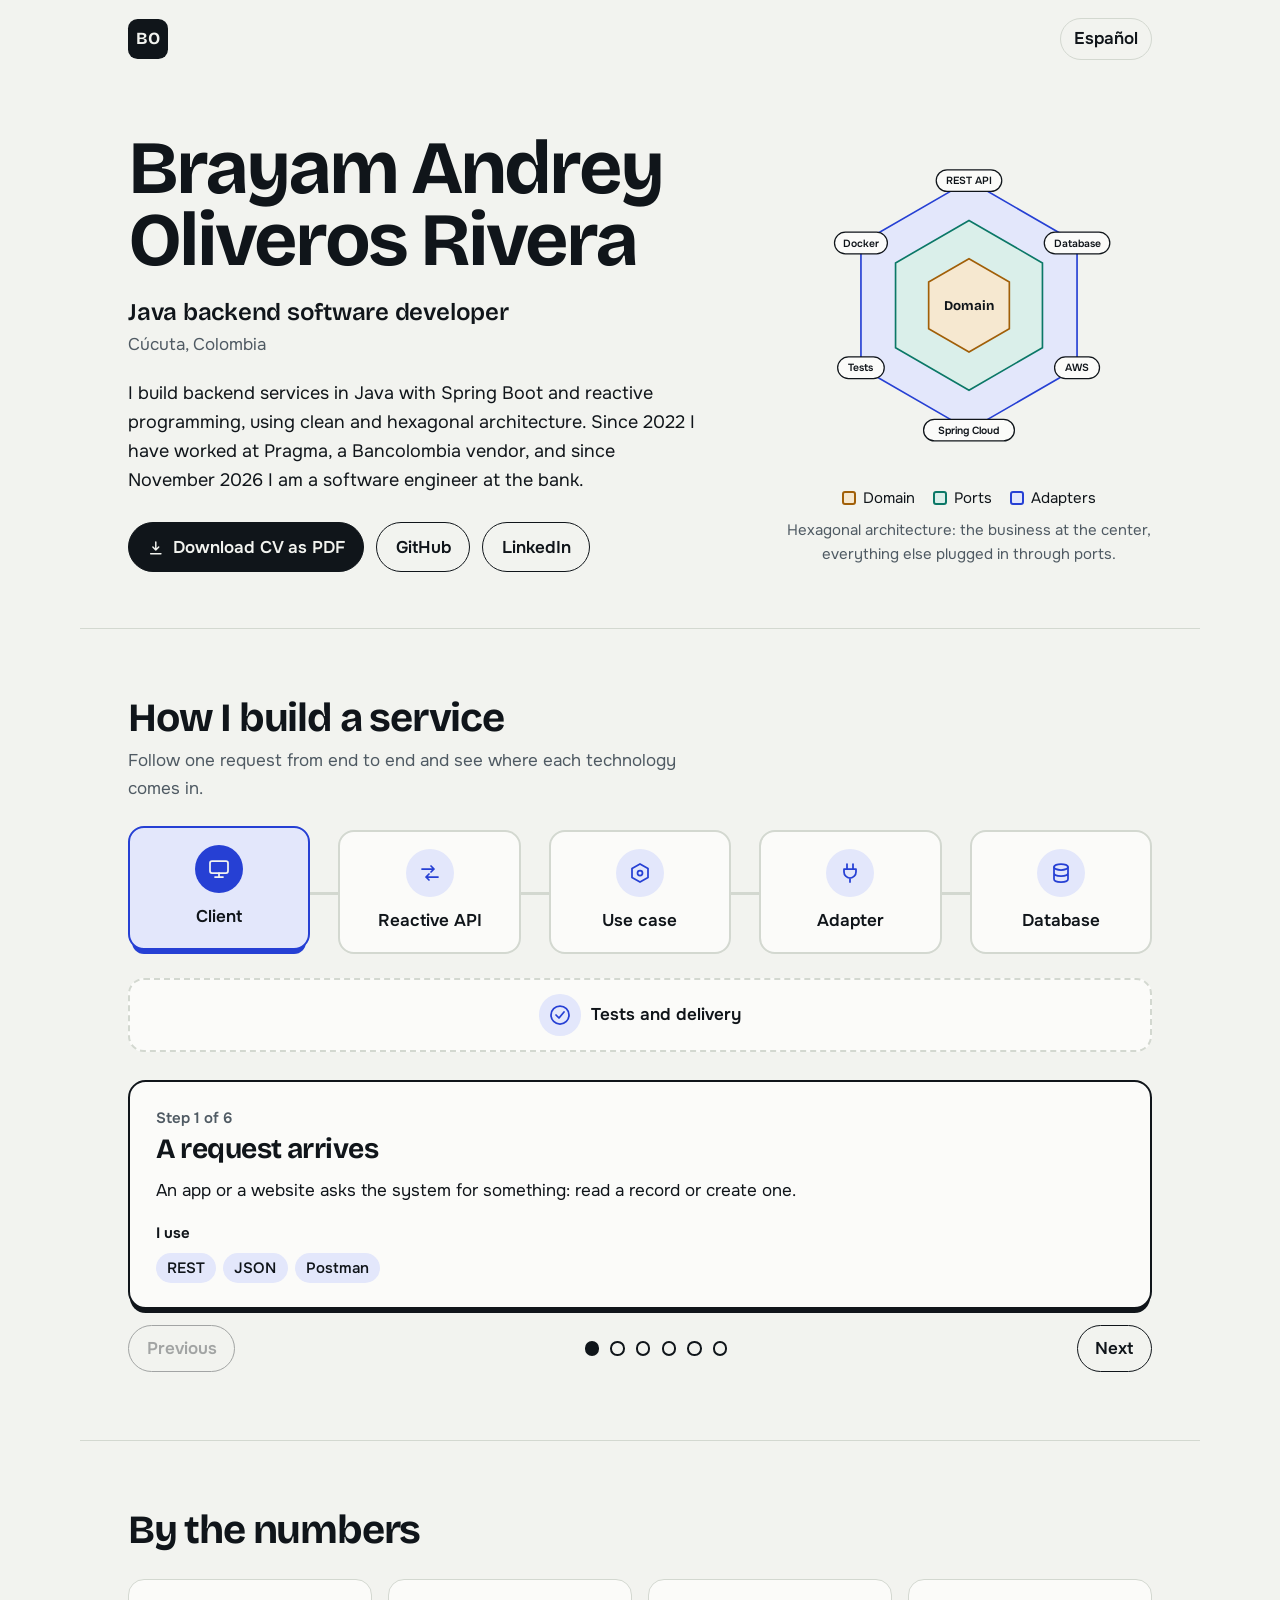
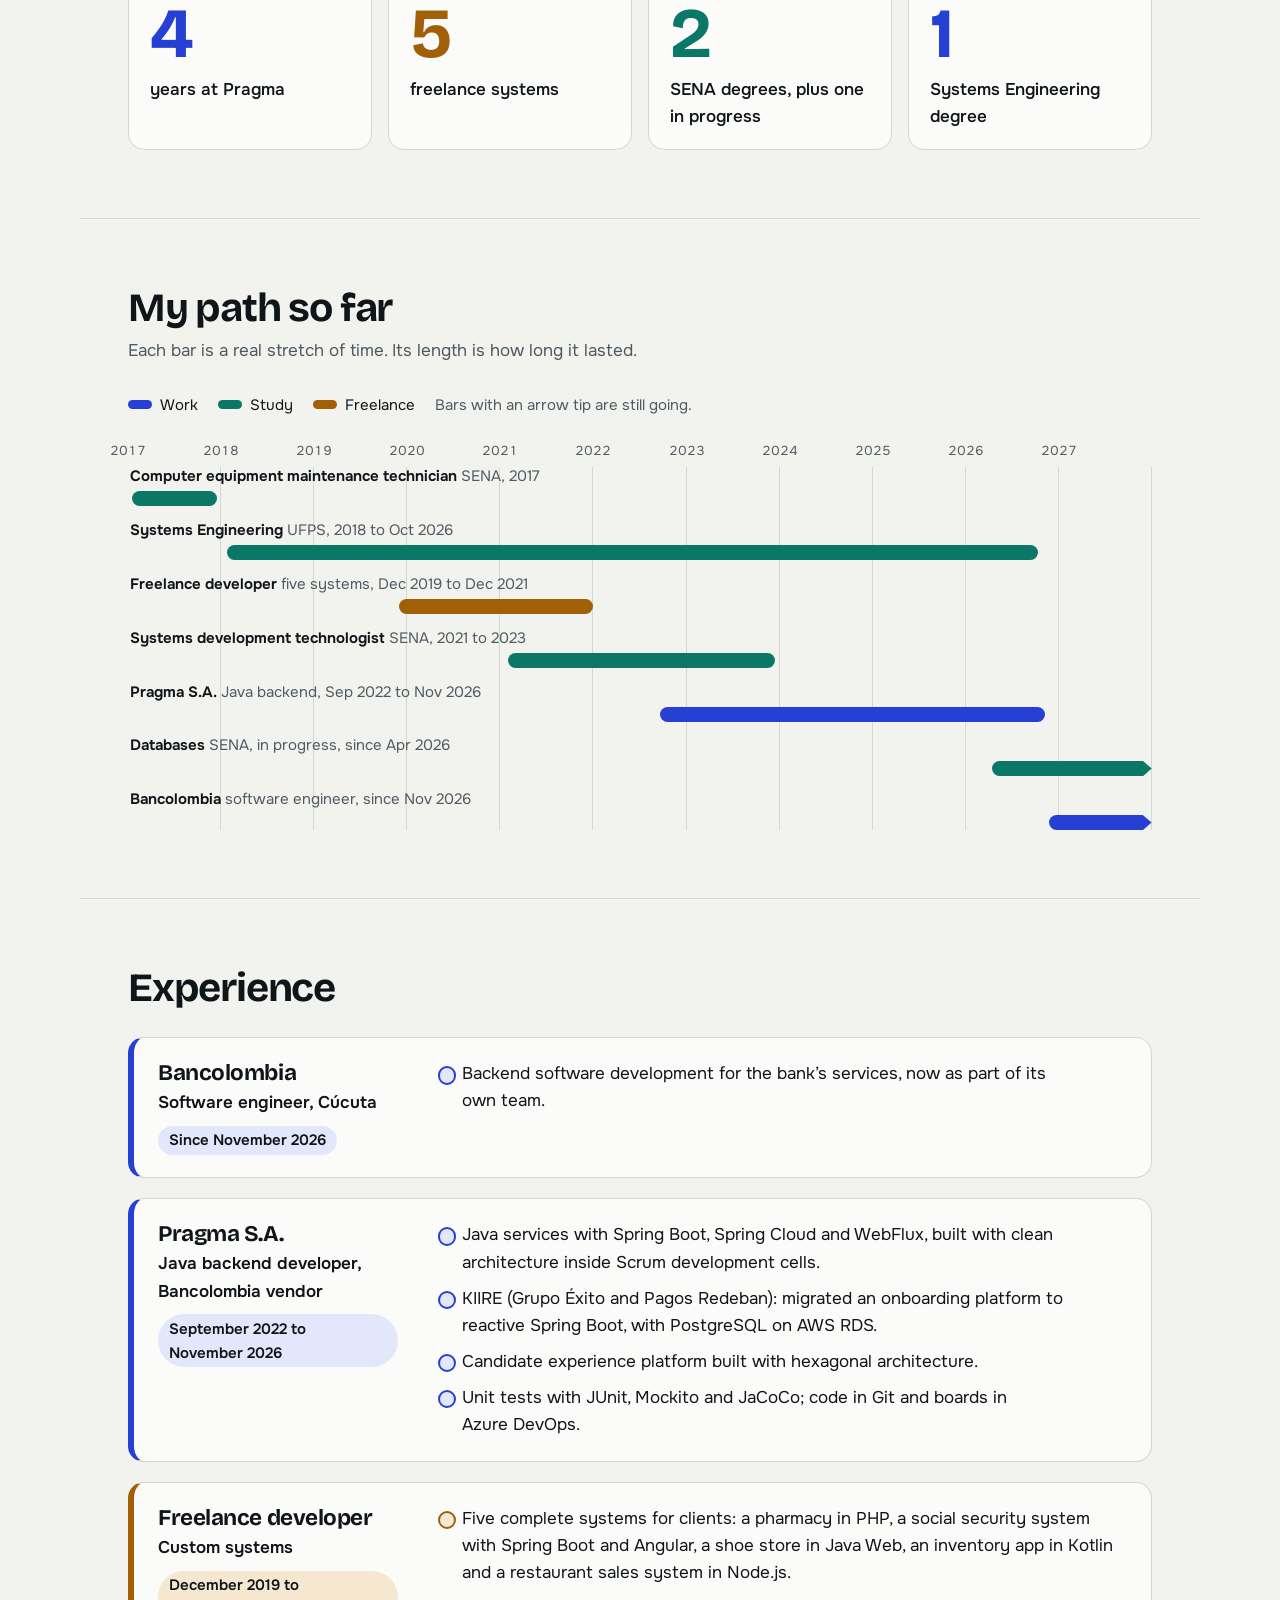
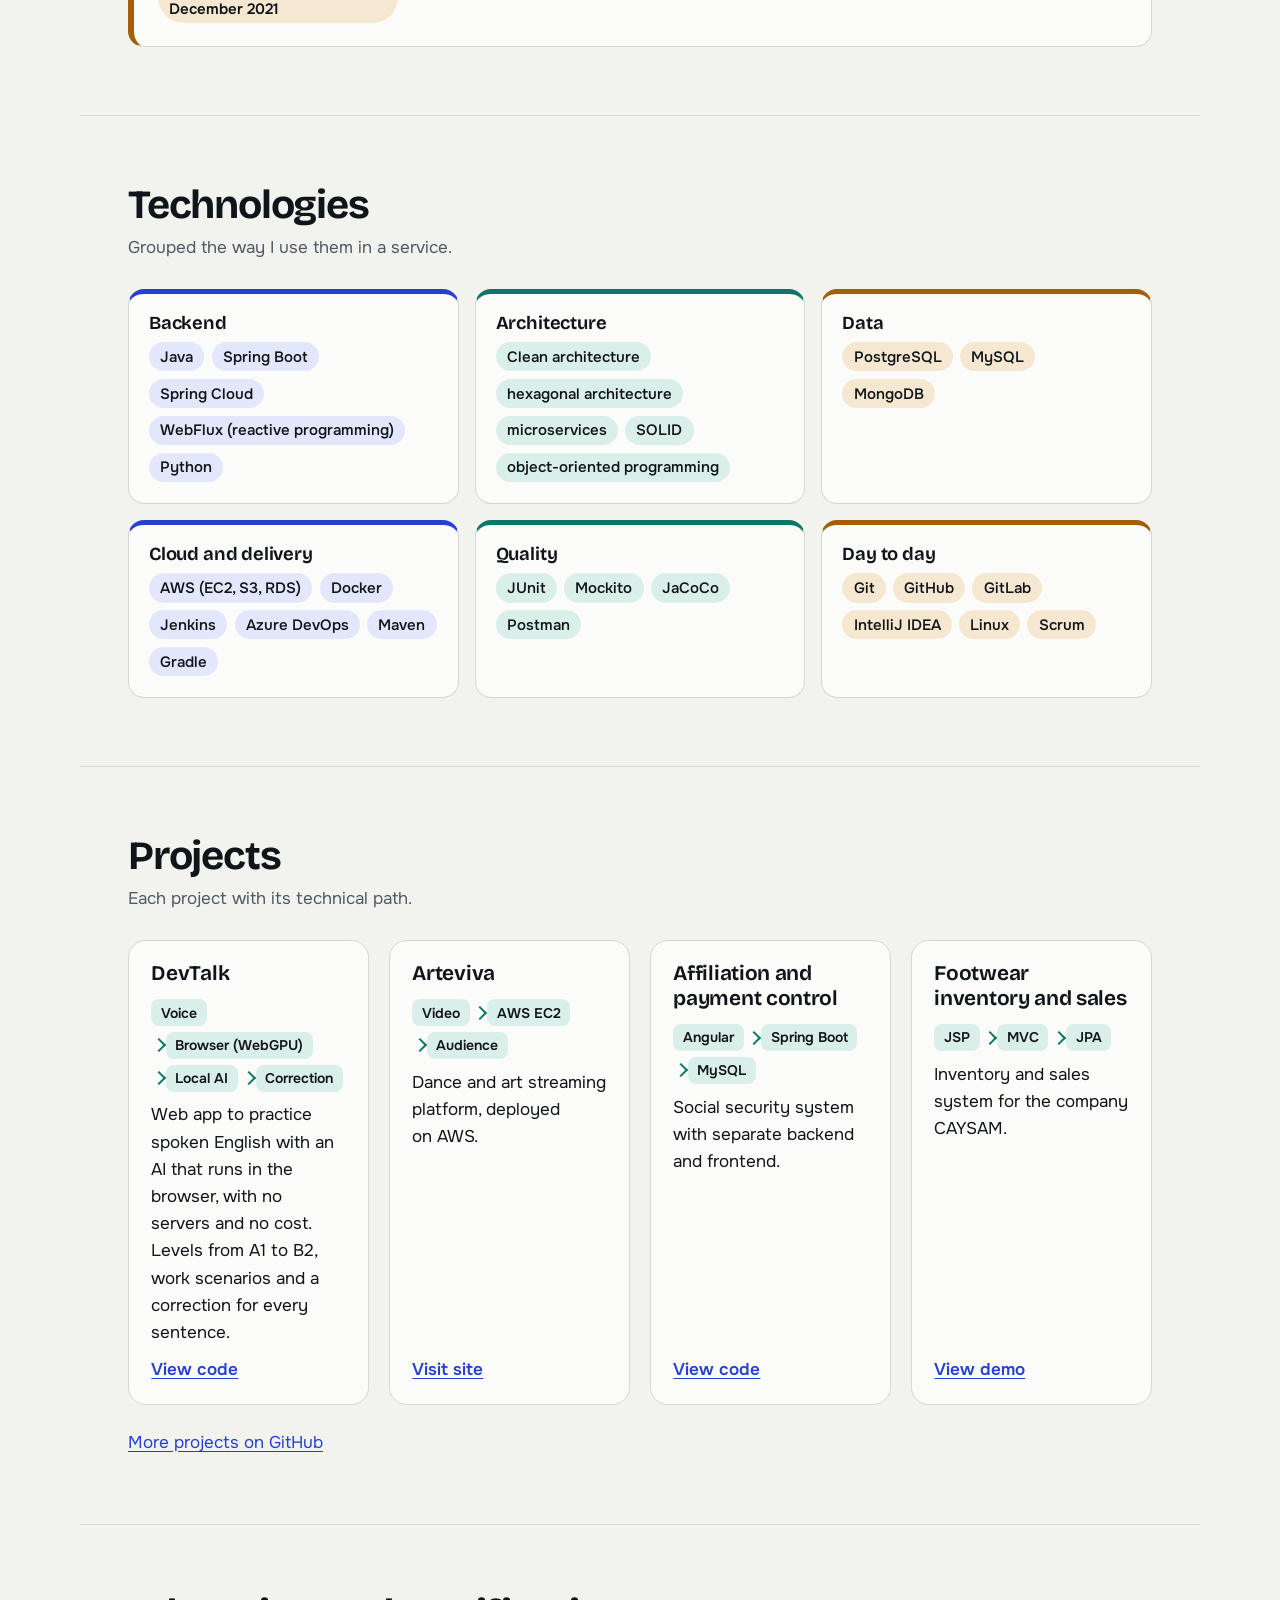
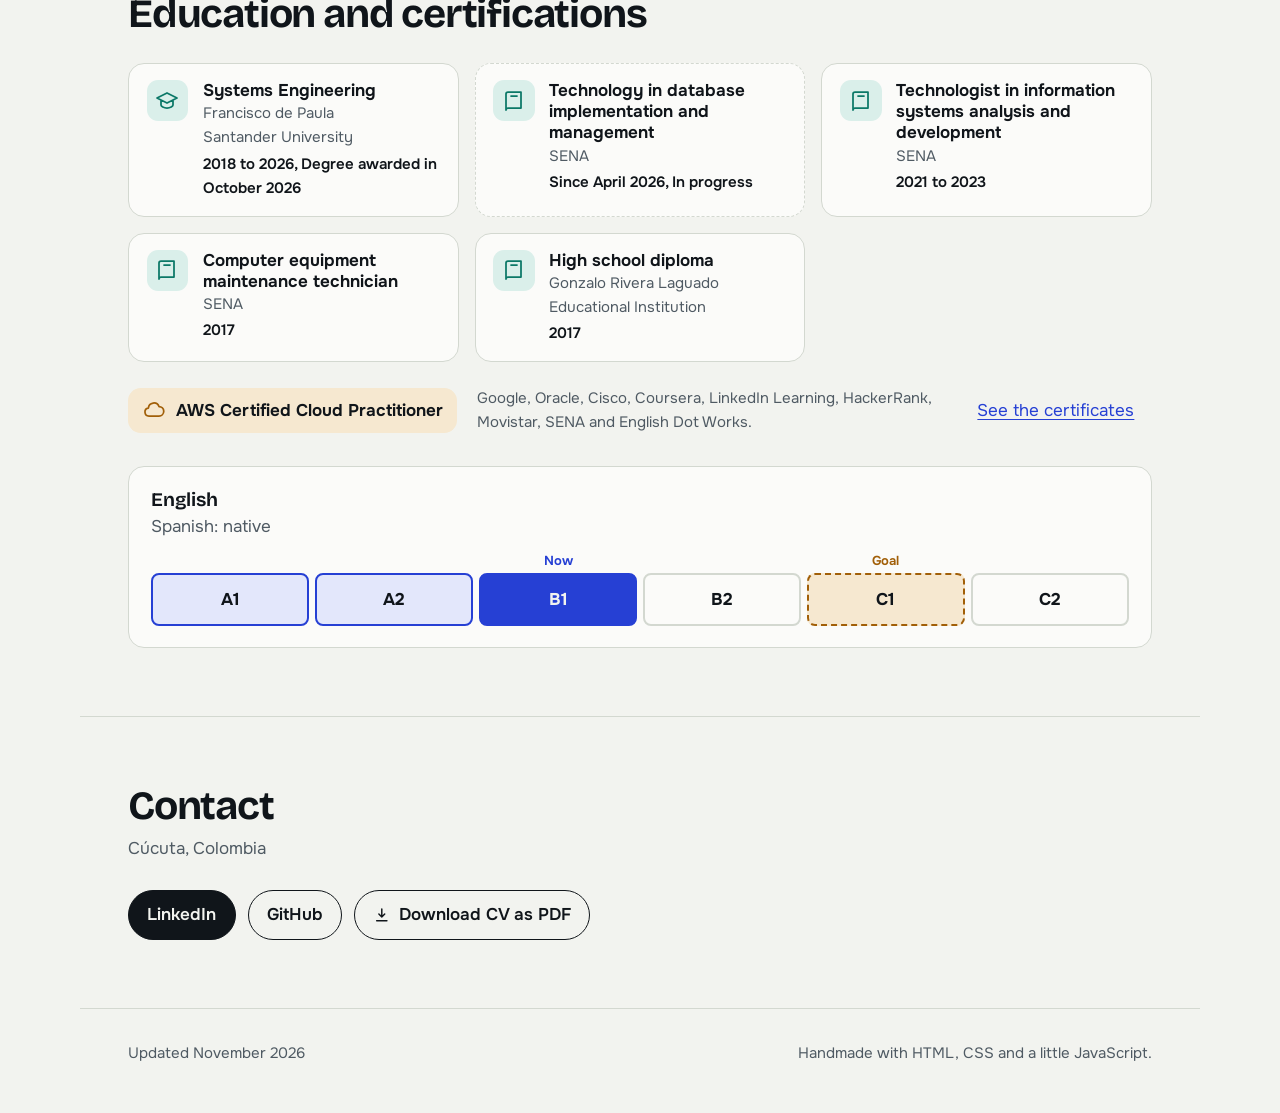
<file: en/index.html>
<!doctype html>
<html lang="en">
<head>
<meta charset="utf-8">
<meta name="viewport" content="width=device-width,initial-scale=1">
<title>Brayam Oliveros | Java backend developer</title>
<meta name="description" content="Résumé of Brayam Andrey Oliveros Rivera, backend software engineer working with Java and Spring Boot. Cúcuta, Colombia.">
<meta name="color-scheme" content="light dark">
<meta name="theme-color" content="#F2F3EF" media="(prefers-color-scheme: light)">
<meta name="theme-color" content="#0D1115" media="(prefers-color-scheme: dark)">
<meta property="og:title" content="Brayam Oliveros | Java backend developer">
<meta property="og:description" content="Résumé of Brayam Andrey Oliveros Rivera, backend software engineer working with Java and Spring Boot. Cúcuta, Colombia.">
<meta property="og:type" content="profile">
<link rel="icon" href="../assets/favicon.svg" type="image/svg+xml">
<link rel="preload" href="../assets/fonts/bricolage.woff2" as="font" type="font/woff2" crossorigin>
<link rel="preload" href="../assets/fonts/onest.woff2" as="font" type="font/woff2" crossorigin>
<style>@font-face{font-family:"Onest";src:url("../assets/fonts/onest.woff2") format("woff2");font-weight:100 900;font-style:normal;font-display:swap}@font-face{font-family:"Bricolage Grotesque";src:url("../assets/fonts/bricolage.woff2") format("woff2");font-weight:200 800;font-style:normal;font-display:swap}:root{color-scheme:light dark;--paper:light-dark(#F2F3EF,#0D1115);--card:light-dark(#FBFBF9,#141A20);--ink:light-dark(#10151A,#E9EDF0);--muted:light-dark(#4F5A63,#9DA8B1);--line:light-dark(#D3D8D0,#26303A);--work:light-dark(#2640D4,#8499FF);--study:light-dark(#0B7867,#4FCDB4);--free:light-dark(#A15F08,#EAAE4E);--tint-work:light-dark(#E3E7FB,#1B2347);--tint-study:light-dark(#DAEFEA,#12302B);--tint-free:light-dark(#F6E8D0,#3A2C12);--display:"Bricolage Grotesque","Onest",system-ui,sans-serif;--body:"Onest",system-ui,-apple-system,"Segoe UI",sans-serif;--gutter:clamp(1.25rem,5vw,3rem)}*{box-sizing:border-box}html{-webkit-text-size-adjust:100%;scroll-behavior:smooth}body{margin:0;background:var(--paper);color:var(--ink);font:400 1.0625rem/1.6 var(--body);text-wrap:pretty;-webkit-font-smoothing:antialiased}h1,h2,h3,p,ul,ol,dl,dd,figure{margin:0;padding:0}ul,ol{list-style:none}a{color:var(--work);text-underline-offset:.18em}:focus-visible{outline:3px solid var(--work);outline-offset:3px;border-radius:4px}.skip{position:absolute;left:-999px;top:.5rem;background:var(--ink);color:var(--paper);padding:.5rem 1rem;border-radius:6px;z-index:10}.skip:focus{left:.5rem}.wrap{max-width:70rem;margin-inline:auto;padding-inline:var(--gutter)}.kind-work{--c:var(--work);--t:var(--tint-work)}.kind-study{--c:var(--study);--t:var(--tint-study)}.kind-free{--c:var(--free);--t:var(--tint-free)}.ic{inline-size:1.5rem;block-size:1.5rem;fill:none;stroke:currentColor;stroke-width:1.75;stroke-linecap:round;stroke-linejoin:round}.bar{display:flex;align-items:center;justify-content:space-between;padding-block:1.1rem}.mark{display:grid;place-items:center;inline-size:2.5rem;block-size:2.5rem;border-radius:.6rem;background:var(--ink);color:var(--paper);font:700 1.0625rem/1 var(--display);text-decoration:none;letter-spacing:-.02em}.lang{color:var(--ink);text-decoration:none;font-weight:600;padding:.4rem .8rem;border:1.5px solid var(--line);border-radius:999px}.lang:hover{border-color:var(--ink)}.hero{display:grid;gap:2rem 3rem;grid-template-columns:minmax(0,1.25fr) minmax(0,.75fr);align-items:center;padding-block:clamp(1.5rem,5vw,3.5rem) clamp(2rem,5vw,3.5rem)}.hero h1{font:700 clamp(2.7rem,1rem + 5.4vw,4.7rem)/.95 var(--display);letter-spacing:-.04em;text-wrap:balance;font-variation-settings:"opsz" 96}.hero h1 span{display:block}.role{margin-top:1.3rem;font:600 clamp(1.15rem,1rem + .8vw,1.5rem)/1.3 var(--display);letter-spacing:-.01em}.place{color:var(--muted);margin-top:.2rem}.summary{margin-top:1.3rem;max-inline-size:36rem;font-size:1.125rem}.actions{display:flex;flex-wrap:wrap;gap:.75rem;margin-top:1.75rem}.btn{display:inline-flex;align-items:center;gap:.5rem;padding:.65rem 1.15rem;border-radius:999px;border:1.5px solid var(--ink);color:var(--ink);text-decoration:none;font-weight:600}.btn:hover{background:var(--ink);color:var(--paper)}.btn.main{background:var(--ink);color:var(--paper)}.btn.main:hover{background:transparent;color:var(--ink)}.btn svg{inline-size:1.1rem;block-size:1.1rem}.art{margin:0}.art svg{display:block;inline-size:100%;block-size:auto;overflow:visible}.art figcaption{color:var(--muted);font-size:.9375rem;margin-top:.5rem;text-align:center}.hex-out{fill:var(--tint-work);stroke:var(--work)}.hex-mid{fill:var(--tint-study);stroke:var(--study)}.hex-in{fill:var(--tint-free);stroke:var(--free)}.hex-out,.hex-mid,.hex-in{stroke-width:2}.hex-core{font:700 16px var(--display);fill:var(--ink);text-anchor:middle}.pill rect{fill:var(--card);stroke:var(--ink);stroke-width:1.5}.pill text{font:600 12.5px var(--body);fill:var(--ink);text-anchor:middle}.legend{display:flex;flex-wrap:wrap;justify-content:center;gap:.4rem 1.1rem;margin-top:.9rem;font-size:.9375rem}.legend li{display:flex;align-items:center;gap:.45rem}.legend i{inline-size:.9rem;block-size:.9rem;border-radius:3px;border:2px solid var(--c);background:var(--t)}.ring-in{animation:pulse 3.2s ease-in-out infinite;transform-origin:center;transform-box:fill-box}@keyframes pulse{50%{transform:scale(1.05)}}.block{padding-block:clamp(2.5rem,6vw,4.25rem);border-top:1px solid var(--line)}.sec-head{margin-bottom:1.75rem}h2{font:700 clamp(1.7rem,1.2rem + 1.7vw,2.5rem)/1.05 var(--display);letter-spacing:-.03em}.intro{color:var(--muted);margin-top:.5rem;max-inline-size:36rem}.nodes{display:grid;grid-template-columns:repeat(5,minmax(0,1fr));gap:1.75rem}.nodes>li{position:relative}.nodes>li:not(:last-child)::after{content:"";position:absolute;left:100%;top:50%;inline-size:1.75rem;border-top:3px solid var(--line);transition:border-color .3s}.nodes>li.done:not(:last-child)::after{border-color:var(--work)}.node{display:flex;flex-direction:column;align-items:center;gap:.6rem;inline-size:100%;padding:1.1rem .6rem;background:var(--card);color:var(--ink);border:2px solid var(--line);border-radius:1rem;font:inherit;font-weight:600;text-align:center;cursor:pointer;transition:border-color .25s,background .25s,transform .25s}.node .ci{display:grid;place-items:center;inline-size:3rem;block-size:3rem;border-radius:50%;background:var(--tint-work);color:var(--work);transition:background .25s,color .25s}.node:hover{border-color:var(--work)}.node.done{border-color:var(--work)}.node.done .ci{background:var(--work);color:var(--paper)}.node.on{border-color:var(--work);background:var(--tint-work);transform:translateY(-4px);box-shadow:0 8px 0 -4px var(--work)}.node.on .ci{background:var(--work);color:var(--paper)}.band{margin-top:1.5rem;flex-direction:row;justify-content:center;border-style:dashed;padding:.9rem 1.2rem}.band .ci{inline-size:2.6rem;block-size:2.6rem;flex:none}.stepper{margin-top:1.75rem;display:grid;gap:1rem}.step{padding:1.5rem 1.6rem;background:var(--card);border:2px solid var(--ink);border-radius:1.1rem;box-shadow:0 6px 0 -2px var(--ink);animation:pop .3s ease-out}@keyframes pop{from{opacity:.3;transform:translateY(6px)}}.step .count{color:var(--muted);font-size:.9375rem;font-weight:600}.step h3{font:700 clamp(1.3rem,1.1rem + .9vw,1.75rem)/1.15 var(--display);letter-spacing:-.02em;margin-top:.2rem}.step p.what{margin-top:.7rem;max-inline-size:44rem}.uses-h{margin-top:1.1rem;font-weight:650;font-size:.9375rem}.chips{display:flex;flex-wrap:wrap;gap:.45rem;margin-top:.5rem}.chips li{padding:.18rem .7rem;border-radius:999px;background:var(--tint-work);color:var(--ink);font-size:.9375rem;font-weight:550}.real{margin-top:1.1rem;padding:.7rem 1rem;border-inline-start:4px solid var(--free);background:var(--tint-free);border-radius:0 .6rem .6rem 0;max-inline-size:44rem}.real b{font-weight:700}.ctrl{display:none;align-items:center;gap:.9rem}.js .ctrl{display:flex}.js .step[hidden]{display:none}.dots{display:flex;gap:.1rem;margin-inline:auto}.dots button{position:relative;inline-size:1.5rem;block-size:1.5rem;padding:0;border:0;background:transparent;cursor:pointer}.dots button::before{content:"";position:absolute;inset:.3rem;border-radius:50%;border:2px solid var(--ink)}.dots button[aria-current=step]::before{background:var(--ink)}.cbtn{padding:.55rem 1.1rem;border-radius:999px;border:1.5px solid var(--ink);background:transparent;color:var(--ink);font:inherit;font-weight:600;cursor:pointer}.cbtn:hover:not(:disabled){background:var(--ink);color:var(--paper)}.cbtn:disabled{opacity:.35;cursor:default}.steps{display:grid;gap:1rem}.stats{display:grid;gap:1rem;grid-template-columns:repeat(auto-fit,minmax(12rem,1fr))}.stat{padding:1.2rem 1.3rem;background:var(--card);border:1.5px solid var(--line);border-radius:1rem}.stat b{display:block;font:700 clamp(3rem,2rem + 3vw,4.5rem)/1 var(--display);letter-spacing:-.05em;color:var(--work)}.stat:nth-child(2) b{color:var(--free)}.stat:nth-child(3) b{color:var(--study)}.stat span{display:block;margin-top:.4rem;font-weight:550}.tlegend{display:flex;flex-wrap:wrap;gap:.4rem 1.25rem;margin-bottom:1.5rem;font-size:.9375rem}.tlegend li{display:flex;align-items:center;gap:.5rem}.tlegend i{inline-size:1.5rem;block-size:.6rem;border-radius:999px;background:var(--c)}.tlegend .note{color:var(--muted)}.years{position:relative;block-size:1.4rem;margin-bottom:.25rem;color:var(--muted);font-size:.8125rem;font-variant-numeric:tabular-nums}.years span{position:absolute;inset-block-start:0;left:var(--x);translate:-50% 0}.rows{position:relative;display:grid;gap:.9rem;background:repeating-linear-gradient(to right,transparent 0,transparent calc(100%/var(--n) - 1px),var(--line) calc(100%/var(--n) - 1px),var(--line) calc(100%/var(--n)))}.row{display:grid;gap:.3rem}.row .what{font-size:.9375rem;line-height:1.3;padding-inline:.15rem}.row .what b{font-weight:650}.row .what span{color:var(--muted)}.lane{position:relative;block-size:.95rem}.span-bar{position:absolute;inset-block:0;left:var(--s);inline-size:max(var(--w),.9%);background:var(--c);border-radius:999px;transform-origin:left center;animation:draw .8s cubic-bezier(.2,.75,.2,1) both;animation-delay:calc(var(--i)*90ms + 150ms)}.span-bar.open{border-radius:999px 0 0 999px;clip-path:polygon(0 0,calc(100% - .55rem) 0,100% 50%,calc(100% - .55rem) 100%,0 100%)}@keyframes draw{from{transform:scaleX(0)}to{transform:scaleX(1)}}.jobs{display:grid;gap:1.25rem}.job{display:grid;gap:.8rem 2.5rem;grid-template-columns:minmax(0,15rem) minmax(0,1fr);padding:1.4rem 1.5rem;background:var(--card);border:1.5px solid var(--line);border-inline-start:6px solid var(--c);border-radius:1rem}.job h3{font:700 1.4rem/1.15 var(--display);letter-spacing:-.02em}.jrole{font-weight:600;margin-top:.2rem}.jwhen{display:inline-block;margin-top:.6rem;padding:.15rem .7rem;border-radius:999px;background:var(--t);font-size:.9375rem;font-weight:600}.jpts{display:grid;gap:.55rem;align-content:start}.jpts li{position:relative;padding-inline-start:1.5rem}.jpts li::before{content:"";position:absolute;left:0;top:.35em;inline-size:.9rem;block-size:.9rem;border-radius:50%;background:var(--t);border:2px solid var(--c)}.layers{display:grid;gap:1rem;grid-template-columns:repeat(auto-fit,minmax(min(100%,20rem),1fr))}.layer{padding:1.1rem 1.25rem 1.3rem;background:var(--card);border:1.5px solid var(--line);border-radius:1rem;border-top:5px solid var(--c)}.layer h3{font:650 1.15rem/1.2 var(--display);letter-spacing:-.01em}.layer .chips li{background:var(--t)}.l0{--c:var(--work);--t:var(--tint-work)}.l1{--c:var(--study);--t:var(--tint-study)}.l2{--c:var(--free);--t:var(--tint-free)}.projects{display:grid;gap:1.25rem;grid-template-columns:repeat(auto-fit,minmax(min(100%,14.5rem),1fr))}.project{display:flex;flex-direction:column;gap:.6rem;padding:1.3rem 1.4rem;background:var(--card);border:1.5px solid var(--line);border-radius:1.1rem}.project h3{font:650 1.3rem/1.2 var(--display);letter-spacing:-.015em}.project p.txt{flex:1}.project a{font-weight:600;align-self:flex-start}.flow{display:flex;flex-wrap:wrap;align-items:center;gap:.35rem .2rem;margin-top:.15rem}.flow li{display:flex;align-items:center;padding:.15rem .6rem;border-radius:.5rem;background:var(--tint-study);font-size:.875rem;font-weight:600}.flow li+li{margin-inline-start:.9rem;position:relative}.flow li+li::before{content:"";position:absolute;left:-.75rem;top:50%;inline-size:.5rem;block-size:.5rem;border-top:2px solid var(--study);border-right:2px solid var(--study);transform:translateY(-50%) rotate(45deg)}.more{margin-top:1.5rem}.edu{display:grid;gap:1rem;grid-template-columns:repeat(auto-fit,minmax(min(100%,17rem),1fr))}.deg{display:flex;gap:.9rem;padding:1rem 1.1rem;background:var(--card);border:1.5px solid var(--line);border-radius:1rem}.deg .ci{flex:none;display:grid;place-items:center;inline-size:2.6rem;block-size:2.6rem;border-radius:.7rem;background:var(--t);color:var(--c)}.deg b{display:block;font-weight:650;line-height:1.25}.deg span{display:block;color:var(--muted);font-size:.9375rem}.deg .when{color:var(--ink);font-weight:600;margin-top:.15rem}.deg.ongoing{border-style:dashed}.en{margin-top:2rem;padding:1.3rem 1.4rem;background:var(--card);border:1.5px solid var(--line);border-radius:1rem}.en h3{font:650 1.2rem/1.2 var(--display)}.en p{color:var(--muted);margin-top:.15rem}.scale{display:grid;grid-template-columns:repeat(6,1fr);gap:.4rem;margin-top:2rem}.scale li{position:relative;padding:.7rem 0;text-align:center;font-weight:700;border-radius:.5rem;border:2px solid var(--line)}.scale li.reached{background:var(--tint-work);border-color:var(--work)}.scale li.now{background:var(--work);color:var(--paper);border-color:var(--work)}.scale li.goal{border:2px dashed var(--free);background:var(--tint-free)}.scale small{position:absolute;left:50%;top:-1.45rem;translate:-50% 0;font-size:.8125rem;font-weight:650;white-space:nowrap}.scale .now small{color:var(--work)}.scale .goal small{color:var(--free)}.cnote{color:var(--muted);font-size:.9375rem;max-inline-size:30rem}.certs{margin-top:1.5rem;display:flex;flex-wrap:wrap;gap:.75rem 1.25rem;align-items:center}.cert{display:inline-flex;align-items:center;gap:.6rem;padding:.55rem .9rem;border-radius:.8rem;background:var(--tint-free);font-weight:650}.cert .ic{color:var(--free)}.foot{padding-block:2rem 3rem;border-top:1px solid var(--line);color:var(--muted);font-size:.9375rem;display:flex;flex-wrap:wrap;gap:.5rem 2rem;justify-content:space-between}.print-cv{display:none}@media (max-width:56rem){.job{grid-template-columns:1fr}.hero{grid-template-columns:1fr}.art{max-inline-size:26rem}.nodes{grid-template-columns:1fr;gap:1.4rem}.nodes>li:not(:last-child)::after{left:50%;top:100%;inline-size:0;block-size:1.4rem;border-top:0;border-left:3px solid var(--line)}.nodes>li.done:not(:last-child)::after{border-left-color:var(--work)}.node{flex-direction:row;justify-content:flex-start;text-align:start;padding:.8rem 1rem}.years span:nth-child(even){display:none}}@media (max-width:30rem){.scale{gap:.25rem}.step{padding:1.2rem 1.1rem}}@media (prefers-reduced-motion:reduce){html{scroll-behavior:auto}.span-bar,.ring-in,.step{animation:none!important}.node,.node .ci,.nodes>li::after{transition:none}}@page{size:A4;margin:13mm 15mm}@media print{:root{color-scheme:light}html,body{background:#fff;color:#000}body{font-size:9.6pt;line-height:1.38}a{color:#000;text-decoration:none}.screen-only{display:none!important}.print-cv{display:block}.print-cv h1{font:700 24pt/1 var(--display);letter-spacing:-.02em}.print-cv .role{font:600 12pt/1.3 var(--display);margin-top:.35rem}.print-cv .place{color:#000;margin-top:0}.print-cv .summary{font-size:10pt;margin-top:.45rem;max-inline-size:none}.print-cv .contact{margin-top:.4rem;font-size:9pt}.print-cv section{padding-block:.8rem 0;margin-top:.8rem;border-top:.6pt solid #999}.print-cv h2{font:700 12pt/1.1 var(--display);margin-bottom:.35rem}.print-cv h3{font:650 10.5pt/1.25 var(--display)}.print-cv h3 span{font-weight:500}.print-cv h3 span::before{content:" | "}.entry{display:grid;grid-template-columns:36mm 1fr;gap:.1rem 1.2rem;padding-block:.45rem;break-inside:avoid}.entry+.entry{border-top:.6pt dashed #999}.entry ul{margin-top:.2rem;display:grid;gap:.15rem}.entry li{position:relative;padding-inline-start:1.1rem}.entry li::before{content:"";position:absolute;left:0;top:.62em;inline-size:.28rem;block-size:.28rem;background:#000}.skills div{display:grid;grid-template-columns:36mm 1fr;gap:.1rem 1.2rem;padding-block:.25rem}.skills dt{font-weight:650}.prj{padding:.4rem 0;border-top:.6pt dashed #999;break-inside:avoid}.prj:first-of-type{border-top:0}.prj h3{display:inline}.prj .stack{display:inline;margin-left:.4rem}.edu-p li{display:grid;grid-template-columns:36mm 1fr;gap:.1rem 1.2rem;padding-block:.3rem;break-inside:avoid}.edu-p b{font-weight:650}.edu-p .org{display:block}.two{display:grid;grid-template-columns:1fr 1fr;gap:.4rem 2rem}.two li{padding-block:.25rem}.two b{font-weight:650}.two span{display:block}.print-cv .upd{margin-top:.8rem;padding-top:.5rem;border-top:.6pt solid #999;font-size:8pt}}</style>
<script type="application/ld+json">{"@context":"https://schema.org","@type":"Person","name":"Brayam Andrey Oliveros Rivera","jobTitle":"Java backend software developer","address":{"@type":"PostalAddress","addressLocality":"Cúcuta","addressCountry":"CO"},"alumniOf":{"@type":"CollegeOrUniversity","name":"Universidad Francisco de Paula Santander"},"sameAs":["https://github.com/AndreyRivera13","https://www.linkedin.com/in/brayam-andrey-oliveros-rivera-00a514200/"]}</script>
</head>
<body id="top">
<div class="screen-only">
<a class="skip" href="#contenido">Skip to content</a>
<header class="wrap bar">
<a class="mark" href="#top" aria-label="BO, Brayam Oliveros">BO</a>
<a class="lang" href="../" hreflang="es" lang="es" title="Leer este CV en español">Español</a>
</header>
<main id="contenido">
<section class="wrap hero" aria-labelledby="nombre">
<div>
<h1 id="nombre"><span>Brayam Andrey</span> <span>Oliveros Rivera</span></h1>
<p class="role">Java backend software developer</p>
<p class="place">Cúcuta, Colombia</p>
<p class="summary">I build backend services in Java with Spring Boot and reactive programming, using clean and hexagonal architecture. Since 2022 I have worked at Pragma, a Bancolombia vendor, and since November 2026 I am a software engineer at the bank.</p>
<div class="actions">
<a class="btn main" href="../Brayam-Oliveros-CV-en.pdf" download><svg viewBox="0 0 24 24" fill="none" stroke="currentColor" stroke-width="2" stroke-linecap="round" stroke-linejoin="round" aria-hidden="true"><path d="M12 4v11m0 0-4-4m4 4 4-4M5 20h14"/></svg>Download CV as PDF</a>
<a class="btn" href="https://github.com/AndreyRivera13" rel="me noopener">GitHub</a>
<a class="btn" href="https://www.linkedin.com/in/brayam-andrey-oliveros-rivera-00a514200/" rel="me noopener">LinkedIn</a>

</div>
</div>
<figure class="art">
<svg viewBox="0 0 440 400" role="img" aria-label="Hexagonal architecture: the business at the center, everything else plugged in through ports.">
<polygon class="hex-out" points="220.0,50.0 349.9,125.0 349.9,275.0 220.0,350.0 90.1,275.0 90.1,125.0"/>
<polygon class="hex-mid" points="220.0,98.0 308.3,149.0 308.3,251.0 220.0,302.0 131.7,251.0 131.7,149.0"/>
<g class="ring-in"><polygon class="hex-in" points="220.0,144.0 268.5,172.0 268.5,228.0 220.0,256.0 171.5,228.0 171.5,172.0"/></g>
<text class="hex-core" x="220" y="205">Domain</text>
<g class="pill"><rect x="180.6" y="37.0" width="78.8" height="26" rx="13"/><text x="220.0" y="54.5">REST API</text></g><g class="pill"><rect x="310.5" y="112.0" width="78.8" height="26" rx="13"/><text x="349.9" y="129.5">Database</text></g><g class="pill"><rect x="322.9" y="262.0" width="54.0" height="26" rx="13"/><text x="349.9" y="279.5">AWS</text></g><g class="pill"><rect x="165.4" y="337.0" width="109.2" height="26" rx="13"/><text x="220.0" y="354.5">Spring Cloud</text></g><g class="pill"><rect x="62.1" y="262.0" width="56.0" height="26" rx="13"/><text x="90.1" y="279.5">Tests</text></g><g class="pill"><rect x="58.3" y="112.0" width="63.6" height="26" rx="13"/><text x="90.1" y="129.5">Docker</text></g>
</svg>
<ul class="legend"><li class="kind-free"><i></i>Domain</li><li class="kind-study"><i></i>Ports</li><li class="kind-work"><i></i>Adapters</li></ul>
<figcaption>Hexagonal architecture: the business at the center, everything else plugged in through ports.</figcaption>
</figure>
</section>

<section class="wrap block" id="servicio" aria-labelledby="h-flow">
<div class="sec-head"><h2 id="h-flow">How I build a service</h2><p class="intro">Follow one request from end to end and see where each technology comes in.</p></div>
<div class="flowbox" data-steps="6">
<ol class="nodes">
<li><button type="button" class="node" data-step="0">
<span class="ci"><svg class="ic" viewBox="0 0 24 24" aria-hidden="true" focusable="false"><rect x="3" y="4" width="18" height="12" rx="2"/><path d="M8 20h8M12 16v4"/></svg></span><span>Client</span></button></li>
<li><button type="button" class="node" data-step="1">
<span class="ci"><svg class="ic" viewBox="0 0 24 24" aria-hidden="true" focusable="false"><path d="M4 8h12m0 0-3-3m3 3-3 3M20 16H8m0 0 3-3m-3 3 3 3"/></svg></span><span>Reactive API</span></button></li>
<li><button type="button" class="node" data-step="2">
<span class="ci"><svg class="ic" viewBox="0 0 24 24" aria-hidden="true" focusable="false"><path d="M12 3l8 4.5v9L12 21l-8-4.5v-9z"/><circle cx="12" cy="12" r="2.5"/></svg></span><span>Use case</span></button></li>
<li><button type="button" class="node" data-step="3">
<span class="ci"><svg class="ic" viewBox="0 0 24 24" aria-hidden="true" focusable="false"><path d="M9 3v5M15 3v5M6 8h12v3a6 6 0 0 1-12 0zM12 17v4"/></svg></span><span>Adapter</span></button></li>
<li><button type="button" class="node" data-step="4">
<span class="ci"><svg class="ic" viewBox="0 0 24 24" aria-hidden="true" focusable="false"><ellipse cx="12" cy="6" rx="7" ry="3"/><path d="M5 6v12c0 1.7 3.1 3 7 3s7-1.3 7-3V6M5 12c0 1.7 3.1 3 7 3s7-1.3 7-3"/></svg></span><span>Database</span></button></li>
</ol>
<button type="button" class="node band" data-step="5"><span class="ci"><svg class="ic" viewBox="0 0 24 24" aria-hidden="true" focusable="false"><circle cx="12" cy="12" r="9"/><path d="M8 12l3 3 5-6"/></svg></span><span>Tests and delivery</span></button>
<div class="stepper" aria-live="polite">
<div class="steps">
<article class="step" id="paso-1" data-step="0">
<p class="count">Step 1 of 6</p>
<h3>A request arrives</h3>
<p class="what">An app or a website asks the system for something: read a record or create one.</p>
<p class="uses-h">I use</p>
<ul class="chips"><li>REST</li><li>JSON</li><li>Postman</li></ul>

</article>
<article class="step" id="paso-2" data-step="1">
<p class="count">Step 2 of 6</p>
<h3>The API takes it without blocking</h3>
<p class="what">With WebFlux, one service handles many requests at once without leaving a thread waiting for each answer.</p>
<p class="uses-h">I use</p>
<ul class="chips"><li>Spring Boot</li><li>WebFlux</li></ul>
<p class="real"><b>Real case.</b> The migration of the KIIRE onboarding platform to reactive Spring Boot.</p>
</article>
<article class="step" id="paso-3" data-step="2">
<p class="count">Step 3 of 6</p>
<h3>The use case decides</h3>
<p class="what">Business logic lives at the center and does not depend on frameworks or the database. You can swap a piece without breaking the rest.</p>
<p class="uses-h">I use</p>
<ul class="chips"><li>Clean architecture</li><li>Hexagonal</li><li>SOLID</li></ul>
<p class="real"><b>Real case.</b> The candidate experience platform, built with hexagonal architecture.</p>
</article>
<article class="step" id="paso-4" data-step="3">
<p class="count">Step 4 of 6</p>
<h3>The adapter translates</h3>
<p class="what">It turns what the domain understands into what each external system understands, and back.</p>
<p class="uses-h">I use</p>
<ul class="chips"><li>Spring Cloud</li><li>Microservices</li></ul>

</article>
<article class="step" id="paso-5" data-step="4">
<p class="count">Step 5 of 6</p>
<h3>The data gets stored</h3>
<p class="what">Information is saved in a database. I work with relational ones and with documents.</p>
<p class="uses-h">I use</p>
<ul class="chips"><li>PostgreSQL</li><li>MySQL</li><li>MongoDB</li></ul>
<p class="real"><b>Real case.</b> KIIRE stores its data in PostgreSQL on AWS RDS.</p>
</article>
<article class="step" id="paso-6" data-step="5">
<p class="count">Step 6 of 6</p>
<h3>Before shipping, everything is tested</h3>
<p class="what">Unit tests, coverage measurement and a pipeline that packages and deploys.</p>
<p class="uses-h">I use</p>
<ul class="chips"><li>JUnit</li><li>Mockito</li><li>JaCoCo</li><li>Git</li><li>Jenkins</li><li>Azure DevOps</li><li>Docker</li><li>AWS</li></ul>

</article>
</div>
<div class="ctrl"><button type="button" class="cbtn" data-dir="-1">Previous</button><div class="dots"><button type="button" data-step="0" aria-label="Step 1 of 6"></button><button type="button" data-step="1" aria-label="Step 2 of 6"></button><button type="button" data-step="2" aria-label="Step 3 of 6"></button><button type="button" data-step="3" aria-label="Step 4 of 6"></button><button type="button" data-step="4" aria-label="Step 5 of 6"></button><button type="button" data-step="5" aria-label="Step 6 of 6"></button></div><button type="button" class="cbtn" data-dir="1">Next</button></div>
</div>
</div>
</section>

<section class="wrap block" id="cifras" aria-labelledby="h-stats">
<div class="sec-head"><h2 id="h-stats">By the numbers</h2></div>
<ul class="stats">
<li class="stat"><b>4</b><span>years at Pragma</span></li>
<li class="stat"><b>5</b><span>freelance systems</span></li>
<li class="stat"><b>2</b><span>SENA degrees, plus one in progress</span></li>
<li class="stat"><b>1</b><span>Systems Engineering degree</span></li>
</ul>
</section>

<section class="wrap block" id="trayectoria" aria-labelledby="h-trace">
<div class="sec-head"><h2 id="h-trace">My path so far</h2><p class="intro">Each bar is a real stretch of time. Its length is how long it lasted.</p></div>
<ul class="tlegend"><li class="kind-work"><i></i>Work</li><li class="kind-study"><i></i>Study</li><li class="kind-free"><i></i>Freelance</li><li class="note">Bars with an arrow tip are still going.</li></ul>
<div class="years" aria-hidden="true"><span style="--x:0.00%">2017</span><span style="--x:9.09%">2018</span><span style="--x:18.18%">2019</span><span style="--x:27.27%">2020</span><span style="--x:36.36%">2021</span><span style="--x:45.45%">2022</span><span style="--x:54.55%">2023</span><span style="--x:63.64%">2024</span><span style="--x:72.73%">2025</span><span style="--x:81.82%">2026</span><span style="--x:90.91%">2027</span></div>
<ol class="rows" style="--n:11">
<li class="row kind-study" style="--i:0"><p class="what"><b>Computer equipment maintenance technician</b> <span>SENA, 2017</span></p>
<div class="lane" aria-hidden="true"><span class="span-bar" style="--s:0.39%;--w:8.29%"></span></div></li>
<li class="row kind-study" style="--i:1"><p class="what"><b>Systems Engineering</b> <span>UFPS, 2018 to Oct 2026</span></p>
<div class="lane" aria-hidden="true"><span class="span-bar" style="--s:9.63%;--w:79.18%"></span></div></li>
<li class="row kind-free" style="--i:2"><p class="what"><b>Freelance developer</b> <span>five systems, Dec 2019 to Dec 2021</span></p>
<div class="lane" aria-hidden="true"><span class="span-bar" style="--s:26.51%;--w:18.93%"></span></div></li>
<li class="row kind-study" style="--i:3"><p class="what"><b>Systems development technologist</b> <span>SENA, 2021 to 2023</span></p>
<div class="lane" aria-hidden="true"><span class="span-bar" style="--s:37.15%;--w:26.08%"></span></div></li>
<li class="row kind-work" style="--i:4"><p class="what"><b>Pragma S.A.</b> <span>Java backend, Sep 2022 to Nov 2026</span></p>
<div class="lane" aria-hidden="true"><span class="span-bar" style="--s:51.97%;--w:37.63%"></span></div></li>
<li class="row kind-study" style="--i:5"><p class="what"><b>Databases</b> <span>SENA, in progress, since Apr 2026</span></p>
<div class="lane" aria-hidden="true"><span class="span-bar open" style="--s:84.40%;--w:15.60%"></span></div></li>
<li class="row kind-work" style="--i:6"><p class="what"><b>Bancolombia</b> <span>software engineer, since Nov 2026</span></p>
<div class="lane" aria-hidden="true"><span class="span-bar open" style="--s:89.98%;--w:10.02%"></span></div></li>
</ol>
</section>

<section class="wrap block" id="experiencia" aria-labelledby="h-exp">
<div class="sec-head"><h2 id="h-exp">Experience</h2></div>
<div class="jobs">
<article class="job kind-work"><div class="jhead"><h3>Bancolombia</h3><p class="jrole">Software engineer, Cúcuta</p><p class="jwhen">Since November 2026</p></div>
<ul class="jpts"><li>Backend software development for the bank’s services, now as part of its own team.</li></ul></article>
<article class="job kind-work"><div class="jhead"><h3>Pragma S.A.</h3><p class="jrole">Java backend developer, Bancolombia vendor</p><p class="jwhen">September 2022 to November 2026</p></div>
<ul class="jpts"><li>Java services with Spring Boot, Spring Cloud and WebFlux, built with clean architecture inside Scrum development cells.</li><li>KIIRE (Grupo Éxito and Pagos Redeban): migrated an onboarding platform to reactive Spring Boot, with PostgreSQL on AWS RDS.</li><li>Candidate experience platform built with hexagonal architecture.</li><li>Unit tests with JUnit, Mockito and JaCoCo; code in Git and boards in Azure DevOps.</li></ul></article>
<article class="job kind-free"><div class="jhead"><h3>Freelance developer</h3><p class="jrole">Custom systems</p><p class="jwhen">December 2019 to December 2021</p></div>
<ul class="jpts"><li>Five complete systems for clients: a pharmacy in PHP, a social security system with Spring Boot and Angular, a shoe store in Java Web, an inventory app in Kotlin and a restaurant sales system in Node.js.</li></ul></article>
</div>
</section>

<section class="wrap block" id="tecnologias" aria-labelledby="h-skills">
<div class="sec-head"><h2 id="h-skills">Technologies</h2><p class="intro">Grouped the way I use them in a service.</p></div>
<div class="layers">
<section class="layer l0"><h3>Backend</h3>
<ul class="chips"><li>Java</li><li>Spring Boot</li><li>Spring Cloud</li><li>WebFlux (reactive programming)</li><li>Python</li></ul></section>
<section class="layer l1"><h3>Architecture</h3>
<ul class="chips"><li>Clean architecture</li><li>hexagonal architecture</li><li>microservices</li><li>SOLID</li><li>object-oriented programming</li></ul></section>
<section class="layer l2"><h3>Data</h3>
<ul class="chips"><li>PostgreSQL</li><li>MySQL</li><li>MongoDB</li></ul></section>
<section class="layer l0"><h3>Cloud and delivery</h3>
<ul class="chips"><li>AWS (EC2, S3, RDS)</li><li>Docker</li><li>Jenkins</li><li>Azure DevOps</li><li>Maven</li><li>Gradle</li></ul></section>
<section class="layer l1"><h3>Quality</h3>
<ul class="chips"><li>JUnit</li><li>Mockito</li><li>JaCoCo</li><li>Postman</li></ul></section>
<section class="layer l2"><h3>Day to day</h3>
<ul class="chips"><li>Git</li><li>GitHub</li><li>GitLab</li><li>IntelliJ IDEA</li><li>Linux</li><li>Scrum</li></ul></section>
</div>
</section>

<section class="wrap block" id="proyectos" aria-labelledby="h-proj">
<div class="sec-head"><h2 id="h-proj">Projects</h2><p class="intro">Each project with its technical path.</p></div>
<div class="projects">
<article class="project"><h3>DevTalk</h3>
<ul class="flow"><li>Voice</li><li>Browser (WebGPU)</li><li>Local AI</li><li>Correction</li></ul>
<p class="txt">Web app to practice spoken English with an AI that runs in the browser, with no servers and no cost. Levels from A1 to B2, work scenarios and a correction for every sentence.</p><a href="https://github.com/AndreyRivera13/Dey-English-" rel="noopener">View code</a></article>
<article class="project"><h3>Arteviva</h3>
<ul class="flow"><li>Video</li><li>AWS EC2</li><li>Audience</li></ul>
<p class="txt">Dance and art streaming platform, deployed on AWS.</p><a href="https://artevivax.com" rel="noopener">Visit site</a></article>
<article class="project"><h3>Affiliation and payment control</h3>
<ul class="flow"><li>Angular</li><li>Spring Boot</li><li>MySQL</li></ul>
<p class="txt">Social security system with separate backend and frontend.</p><a href="https://github.com/AndreyRi13/seguridad-social-backend" rel="noopener">View code</a></article>
<article class="project"><h3>Footwear inventory and sales</h3>
<ul class="flow"><li>JSP</li><li>MVC</li><li>JPA</li></ul>
<p class="txt">Inventory and sales system for the company CAYSAM.</p><a href="https://andreyri13.github.io/SistemaVentasWeb/" rel="noopener">View demo</a></article>
</div>
<p class="more"><a href="https://github.com/AndreyRivera13" rel="noopener">More projects on GitHub</a></p>
</section>

<section class="wrap block" id="estudios" aria-labelledby="h-edu">
<div class="sec-head"><h2 id="h-edu">Education and certifications</h2></div>
<ul class="edu">
<li class="deg kind-study"><span class="ci"><svg class="ic" viewBox="0 0 24 24" aria-hidden="true" focusable="false"><path d="M2 9l10-5 10 5-10 5zM6 11.5V16c0 1.2 2.7 3 6 3s6-1.8 6-3v-4.5"/></svg></span>
<div><b>Systems Engineering</b><span>Francisco de Paula Santander University</span><span class="when">2018 to 2026, Degree awarded in October 2026</span></div></li>
<li class="deg kind-study ongoing"><span class="ci"><svg class="ic" viewBox="0 0 24 24" aria-hidden="true" focusable="false"><path d="M4 5a2 2 0 0 1 2-2h13v16H6a2 2 0 0 0-2 2zM4 19V5M9 7h6"/></svg></span>
<div><b>Technology in database implementation and management</b><span>SENA</span><span class="when">Since April 2026, In progress</span></div></li>
<li class="deg kind-study"><span class="ci"><svg class="ic" viewBox="0 0 24 24" aria-hidden="true" focusable="false"><path d="M4 5a2 2 0 0 1 2-2h13v16H6a2 2 0 0 0-2 2zM4 19V5M9 7h6"/></svg></span>
<div><b>Technologist in information systems analysis and development</b><span>SENA</span><span class="when">2021 to 2023</span></div></li>
<li class="deg kind-study"><span class="ci"><svg class="ic" viewBox="0 0 24 24" aria-hidden="true" focusable="false"><path d="M4 5a2 2 0 0 1 2-2h13v16H6a2 2 0 0 0-2 2zM4 19V5M9 7h6"/></svg></span>
<div><b>Computer equipment maintenance technician</b><span>SENA</span><span class="when">2017</span></div></li>
<li class="deg kind-study"><span class="ci"><svg class="ic" viewBox="0 0 24 24" aria-hidden="true" focusable="false"><path d="M4 5a2 2 0 0 1 2-2h13v16H6a2 2 0 0 0-2 2zM4 19V5M9 7h6"/></svg></span>
<div><b>High school diploma</b><span>Gonzalo Rivera Laguado Educational Institution</span><span class="when">2017</span></div></li>
</ul>
<div class="certs"><span class="cert"><svg class="ic" viewBox="0 0 24 24" aria-hidden="true" focusable="false"><path d="M7 18a4 4 0 0 1-.6-7.96A5.5 5.5 0 0 1 17 8.5a4.75 4.75 0 0 1 0 9.5z"/></svg>AWS Certified Cloud Practitioner</span><span class="cnote">Google, Oracle, Cisco, Coursera, LinkedIn Learning, HackerRank, Movistar, SENA and English Dot Works.</span><a href="https://drive.google.com/drive/folders/1ChN9TC4Efbrgn9RN4CzIQiXWH7MsUarj?usp=sharing" rel="noopener">See the certificates</a></div>
<div class="en"><h3>English</h3><p>Spanish: native</p>
<ol class="scale" aria-label="Intermediate (B1), working toward C1"><li class="reached">A1</li><li class="reached">A2</li><li class="now"><small>Now</small>B1</li><li class="">B2</li><li class="goal"><small>Goal</small>C1</li><li class="">C2</li></ol></div>
</section>
<section class="wrap block" id="contacto" aria-labelledby="h-contact">
<div class="sec-head"><h2 id="h-contact">Contact</h2><p class="intro">Cúcuta, Colombia</p></div>
<div class="actions">
<a class="btn main" href="https://www.linkedin.com/in/brayam-andrey-oliveros-rivera-00a514200/" rel="me noopener">LinkedIn</a>
<a class="btn" href="https://github.com/AndreyRivera13" rel="me noopener">GitHub</a>
<a class="btn" href="../Brayam-Oliveros-CV-en.pdf" download><svg viewBox="0 0 24 24" fill="none" stroke="currentColor" stroke-width="2" stroke-linecap="round" stroke-linejoin="round" aria-hidden="true"><path d="M12 4v11m0 0-4-4m4 4 4-4M5 20h14"/></svg>Download CV as PDF</a>

</div>
</section>
</main>
<footer class="wrap foot"><p>Updated November 2026</p><p>Handmade with HTML, CSS and a little JavaScript.</p></footer>
</div>

<div class="print-cv">
<h1>Brayam Andrey Oliveros Rivera</h1>
<p class="role">Java backend software developer</p>
<p class="place">Cúcuta, Colombia</p>
<p class="summary">I build backend services in Java with Spring Boot and reactive programming, using clean and hexagonal architecture. Since 2022 I have worked at Pragma, a Bancolombia vendor, and since November 2026 I am a software engineer at the bank.</p>
<p class="contact">Cúcuta, Colombia  |  github.com/AndreyRivera13  |  linkedin.com/in/brayam-andrey-oliveros-rivera-00a514200</p>
<section><h2>Experience</h2>
<article class="entry"><p>Since November 2026</p>
<div><h3>Bancolombia <span>Software engineer, Cúcuta</span></h3><ul><li>Backend software development for the bank’s services, now as part of its own team.</li></ul></div></article>
<article class="entry"><p>September 2022 to November 2026</p>
<div><h3>Pragma S.A. <span>Java backend developer, Bancolombia vendor</span></h3><ul><li>Java services with Spring Boot, Spring Cloud and WebFlux, built with clean architecture inside Scrum development cells.</li><li>KIIRE (Grupo Éxito and Pagos Redeban): migrated an onboarding platform to reactive Spring Boot, with PostgreSQL on AWS RDS.</li><li>Candidate experience platform built with hexagonal architecture.</li><li>Unit tests with JUnit, Mockito and JaCoCo; code in Git and boards in Azure DevOps.</li></ul></div></article>
<article class="entry"><p>December 2019 to December 2021</p>
<div><h3>Freelance developer <span>Custom systems</span></h3><ul><li>Five complete systems for clients: a pharmacy in PHP, a social security system with Spring Boot and Angular, a shoe store in Java Web, an inventory app in Kotlin and a restaurant sales system in Node.js.</li></ul></div></article>
</section>
<section><h2>Technologies</h2><dl class="skills">
<div><dt>Backend</dt><dd>Java, Spring Boot, Spring Cloud, WebFlux (reactive programming), Python</dd></div>
<div><dt>Architecture</dt><dd>Clean architecture, hexagonal architecture, microservices, SOLID, object-oriented programming</dd></div>
<div><dt>Data</dt><dd>PostgreSQL, MySQL, MongoDB</dd></div>
<div><dt>Cloud and delivery</dt><dd>AWS (EC2, S3, RDS), Docker, Jenkins, Azure DevOps, Maven, Gradle</dd></div>
<div><dt>Quality</dt><dd>JUnit, Mockito, JaCoCo, Postman</dd></div>
<div><dt>Day to day</dt><dd>Git, GitHub, GitLab, IntelliJ IDEA, Linux, Scrum</dd></div>
</dl></section>
<section><h2>Projects</h2>
<div class="prj"><h3>DevTalk</h3> <span class="stack">JavaScript, WebGPU, WebLLM</span><p>Web app to practice spoken English with an AI that runs in the browser, with no servers and no cost. Levels from A1 to B2, work scenarios and a correction for every sentence.</p><p>github.com/AndreyRivera13/Dey-English-</p></div>
<div class="prj"><h3>Arteviva</h3> <span class="stack">AWS EC2</span><p>Dance and art streaming platform, deployed on AWS.</p><p>artevivax.com</p></div>
<div class="prj"><h3>Affiliation and payment control</h3> <span class="stack">Spring Boot, Angular, MySQL</span><p>Social security system with separate backend and frontend.</p><p>github.com/AndreyRi13/seguridad-social-backend</p></div>
<div class="prj"><h3>Footwear inventory and sales</h3> <span class="stack">Java Web, JPA, MVC, JSP</span><p>Inventory and sales system for the company CAYSAM.</p><p>andreyri13.github.io/SistemaVentasWeb/</p></div>
</section>
<section><h2>Education</h2><ul class="edu-p">
<li><span>2018 to 2026</span><div><b>Systems Engineering</b><span class="org">Francisco de Paula Santander University. Degree awarded in October 2026.</span></div></li>
<li><span>Since April 2026</span><div><b>Technology in database implementation and management</b><span class="org">SENA. In progress.</span></div></li>
<li><span>2021 to 2023</span><div><b>Technologist in information systems analysis and development</b><span class="org">SENA</span></div></li>
<li><span>2017</span><div><b>Computer equipment maintenance technician</b><span class="org">SENA</span></div></li>
<li><span>2017</span><div><b>High school diploma</b><span class="org">Gonzalo Rivera Laguado Educational Institution</span></div></li>
</ul></section>
<section><h2>Certifications and languages</h2><div class="two"><ul>
<li><b>AWS Certified Cloud Practitioner</b></li>
<li><b>Courses and certificates</b><span>Google, Oracle, Cisco, Coursera, LinkedIn Learning, HackerRank, Movistar, SENA and English Dot Works.</span></li>
</ul><ul>
<li><b>Spanish</b><span>Native</span></li>
<li><b>English</b><span>Intermediate (B1), working toward C1</span></li>
</ul></div></section>
<p class="upd">Updated November 2026</p>
</div>
<script>(function () {
  document.documentElement.classList.add('js');
  var box = document.querySelector('.flowbox');
  if (!box) return;
  var n = parseInt(box.getAttribute('data-steps'), 10);
  var steps = Array.prototype.slice.call(box.querySelectorAll('.step'));
  var nodes = Array.prototype.slice.call(box.querySelectorAll('.node'));
  var dots = Array.prototype.slice.call(box.querySelectorAll('.dots button'));
  var prev = box.querySelector('[data-dir="-1"]');
  var next = box.querySelector('[data-dir="1"]');
  var current = 0;

  function show(i) {
    if (i < 0 || i >= n) return;
    current = i;
    steps.forEach(function (s, k) { s.hidden = k !== i; });
    nodes.forEach(function (b, k) {
      var li = b.parentNode;
      b.classList.toggle('on', k === i);
      b.classList.toggle('done', k < i);
      if (li && li.tagName === 'LI') li.classList.toggle('done', k < i);
      if (k === i) b.setAttribute('aria-current', 'step'); else b.removeAttribute('aria-current');
    });
    dots.forEach(function (d, k) {
      if (k === i) d.setAttribute('aria-current', 'step'); else d.removeAttribute('aria-current');
    });
    prev.disabled = i === 0;
    next.disabled = i === n - 1;
  }

  nodes.forEach(function (b) {
    b.addEventListener('click', function () { show(parseInt(b.getAttribute('data-step'), 10)); });
  });
  dots.forEach(function (d) {
    d.addEventListener('click', function () { show(parseInt(d.getAttribute('data-step'), 10)); });
  });
  prev.addEventListener('click', function () { show(current - 1); });
  next.addEventListener('click', function () { show(current + 1); });
  box.addEventListener('keydown', function (e) {
    if (e.key === 'ArrowRight') { e.preventDefault(); show(current + 1); }
    else if (e.key === 'ArrowLeft') { e.preventDefault(); show(current - 1); }
  });

  show(0);
})();
</script>
</body>
</html>
</file>
